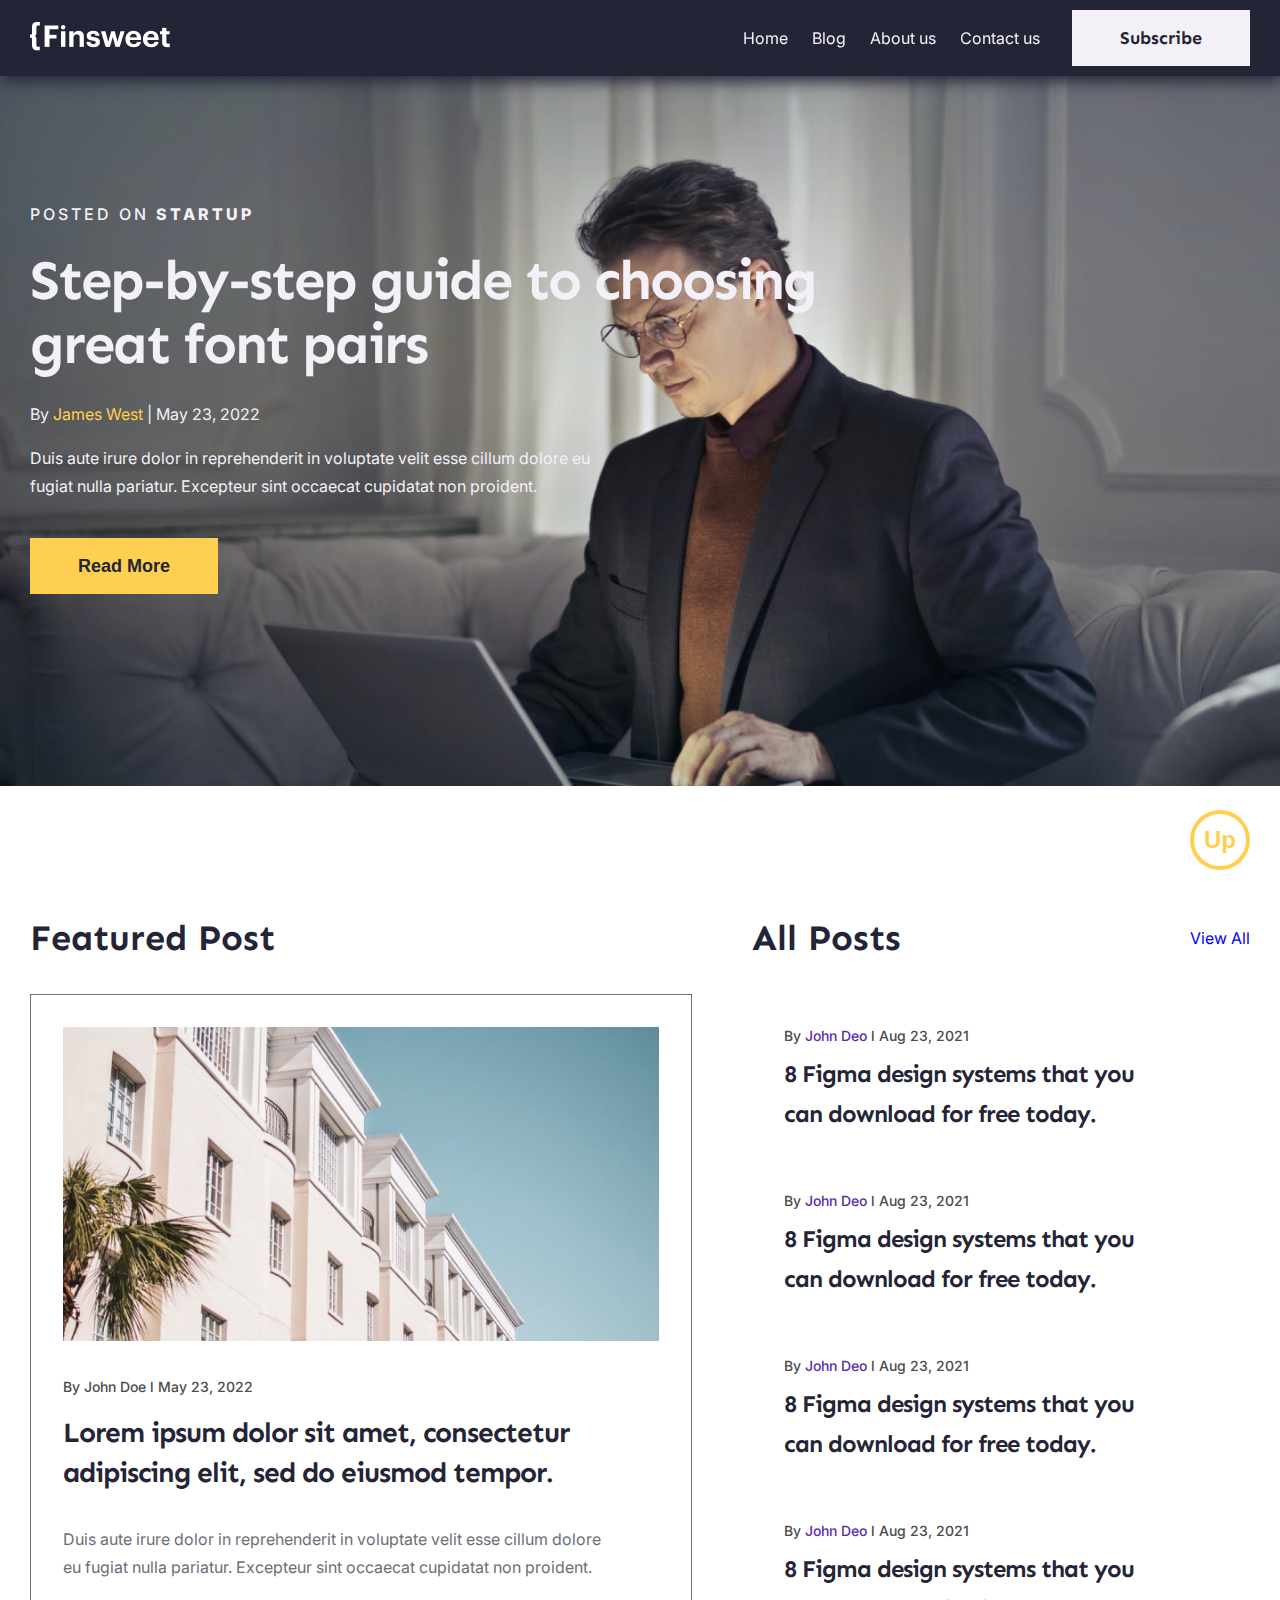
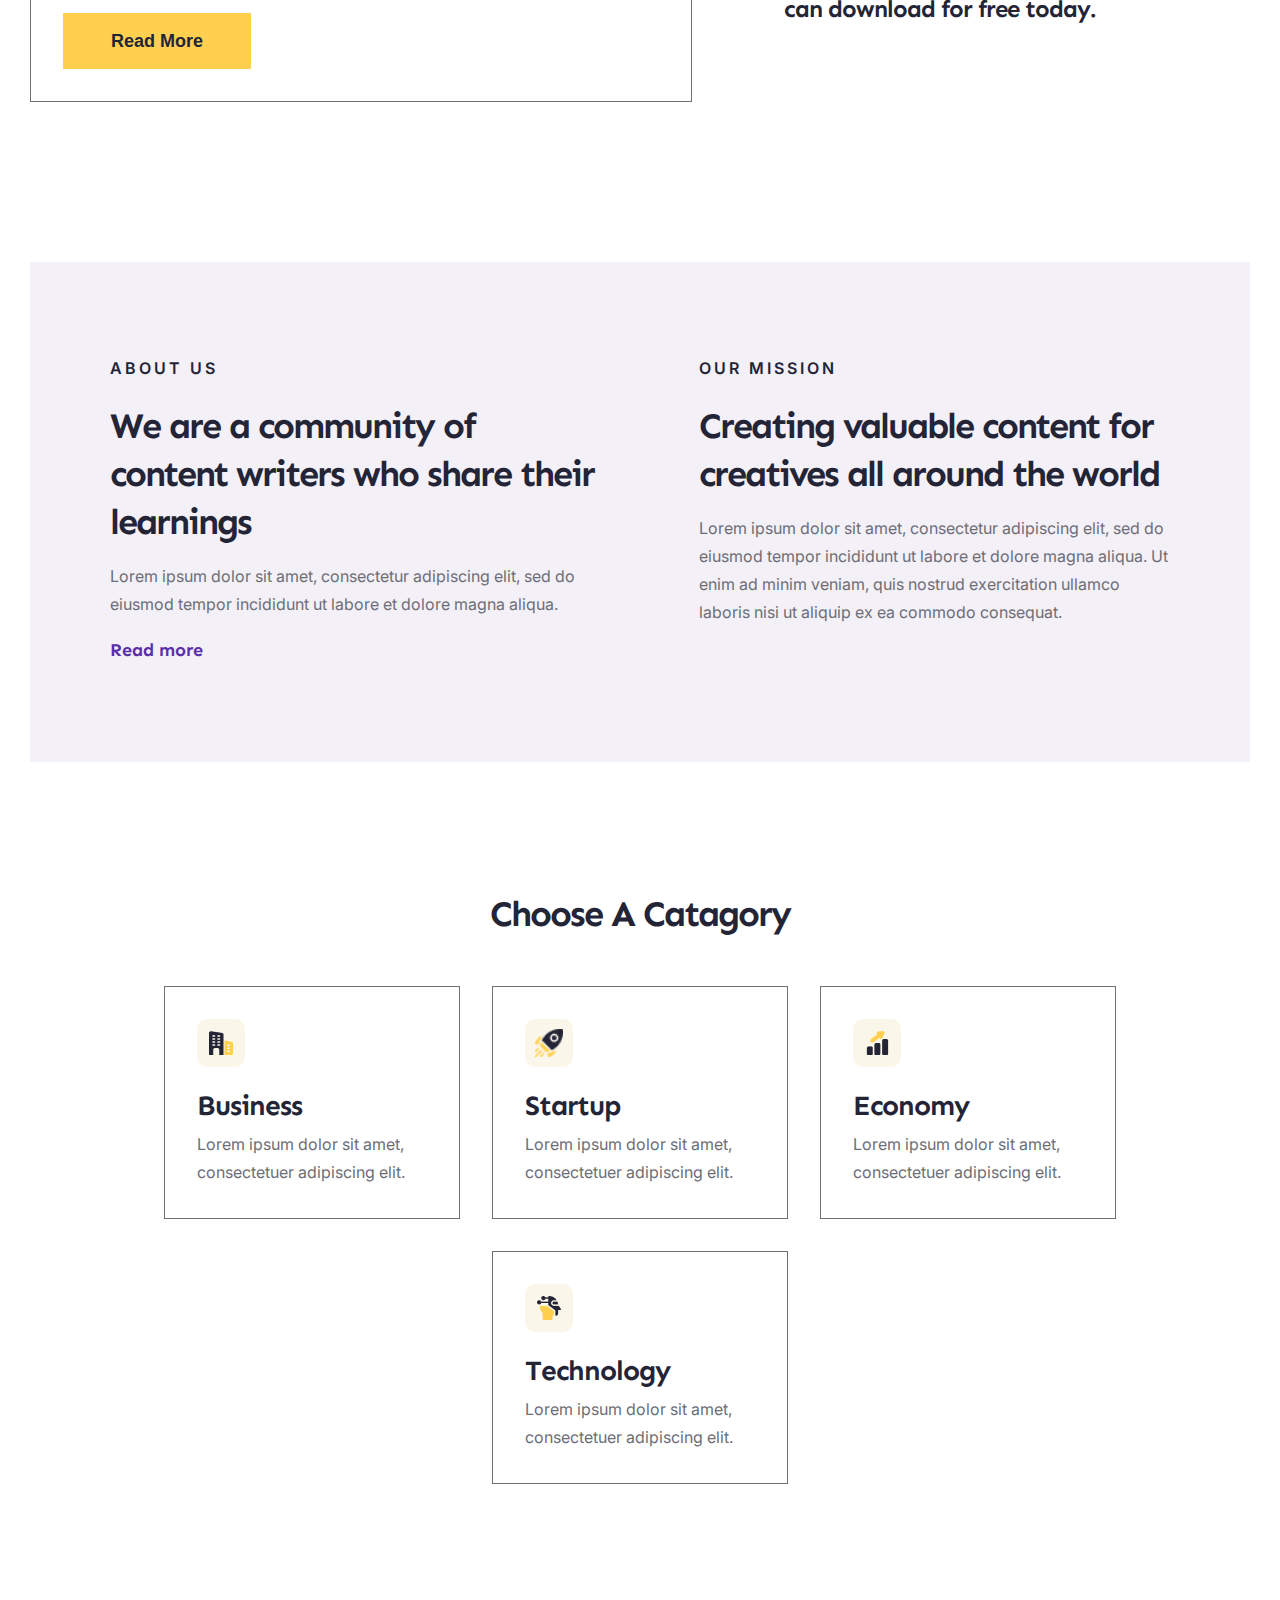
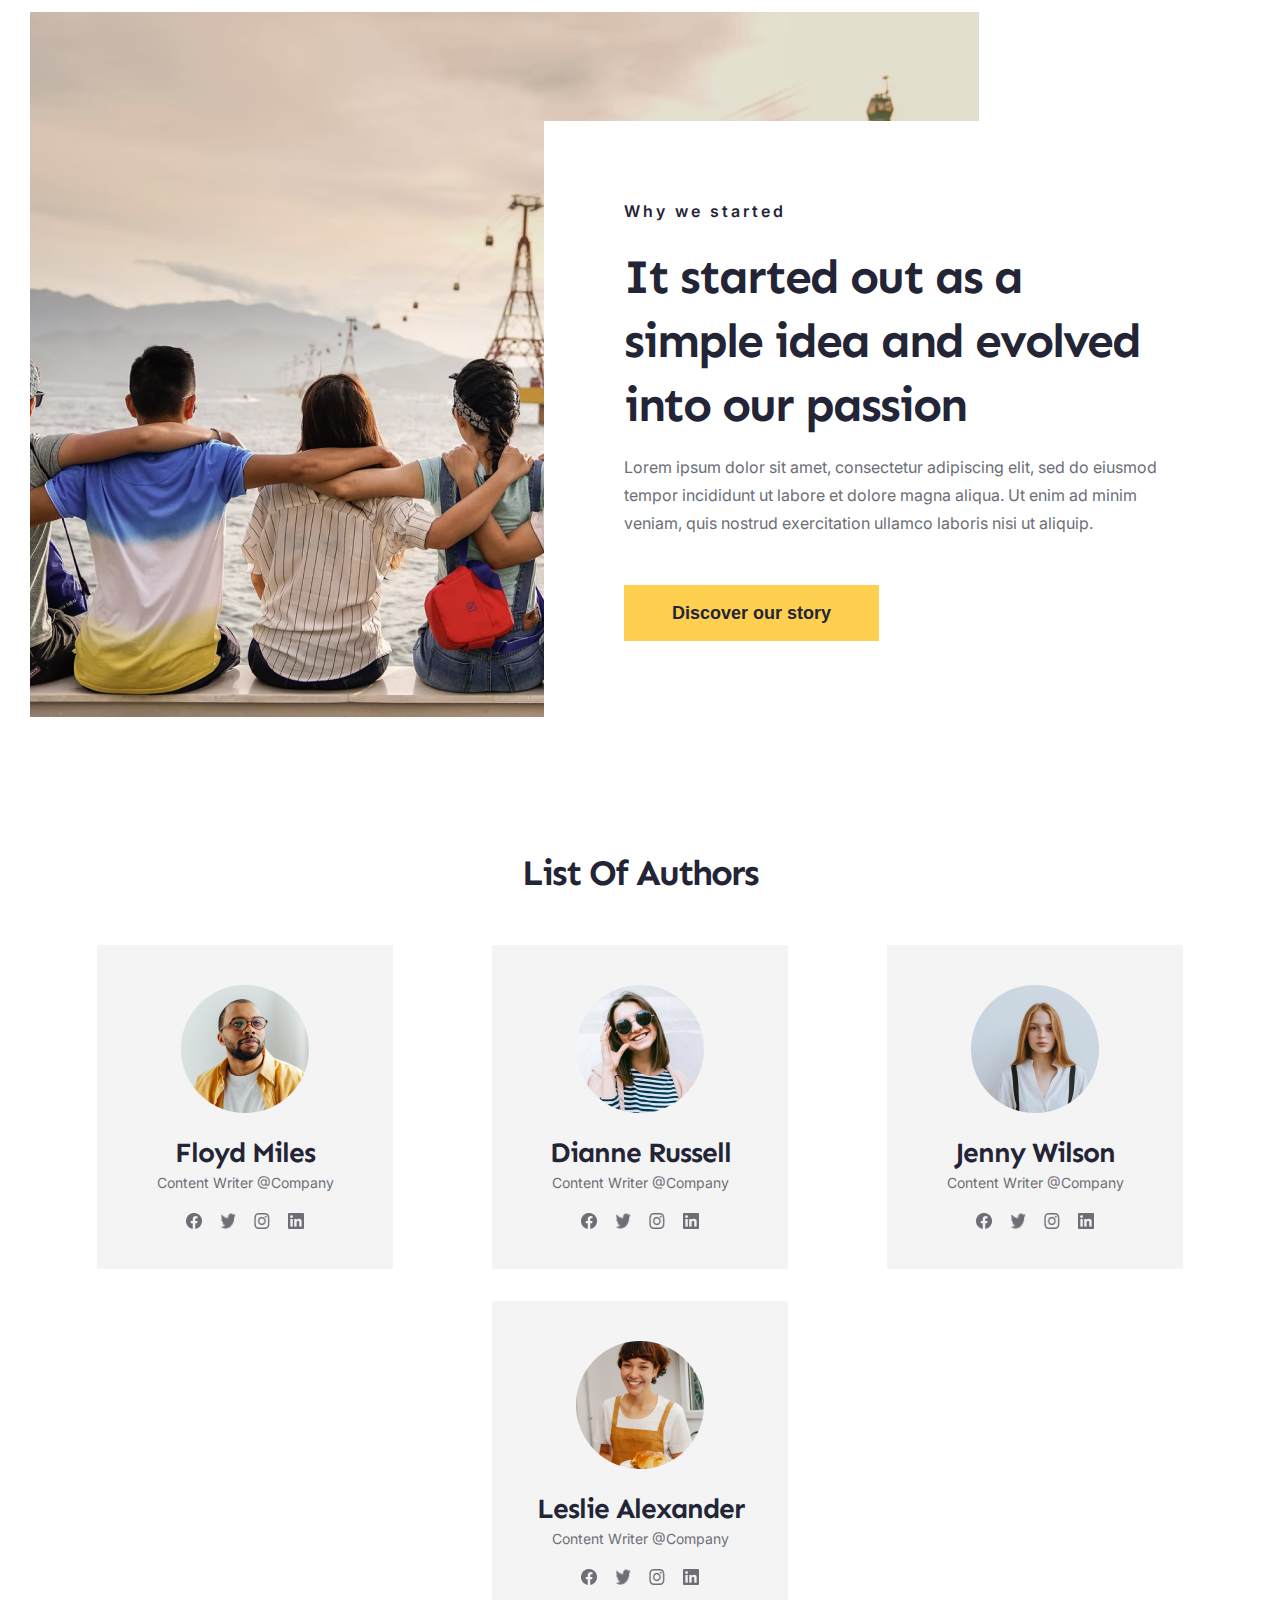
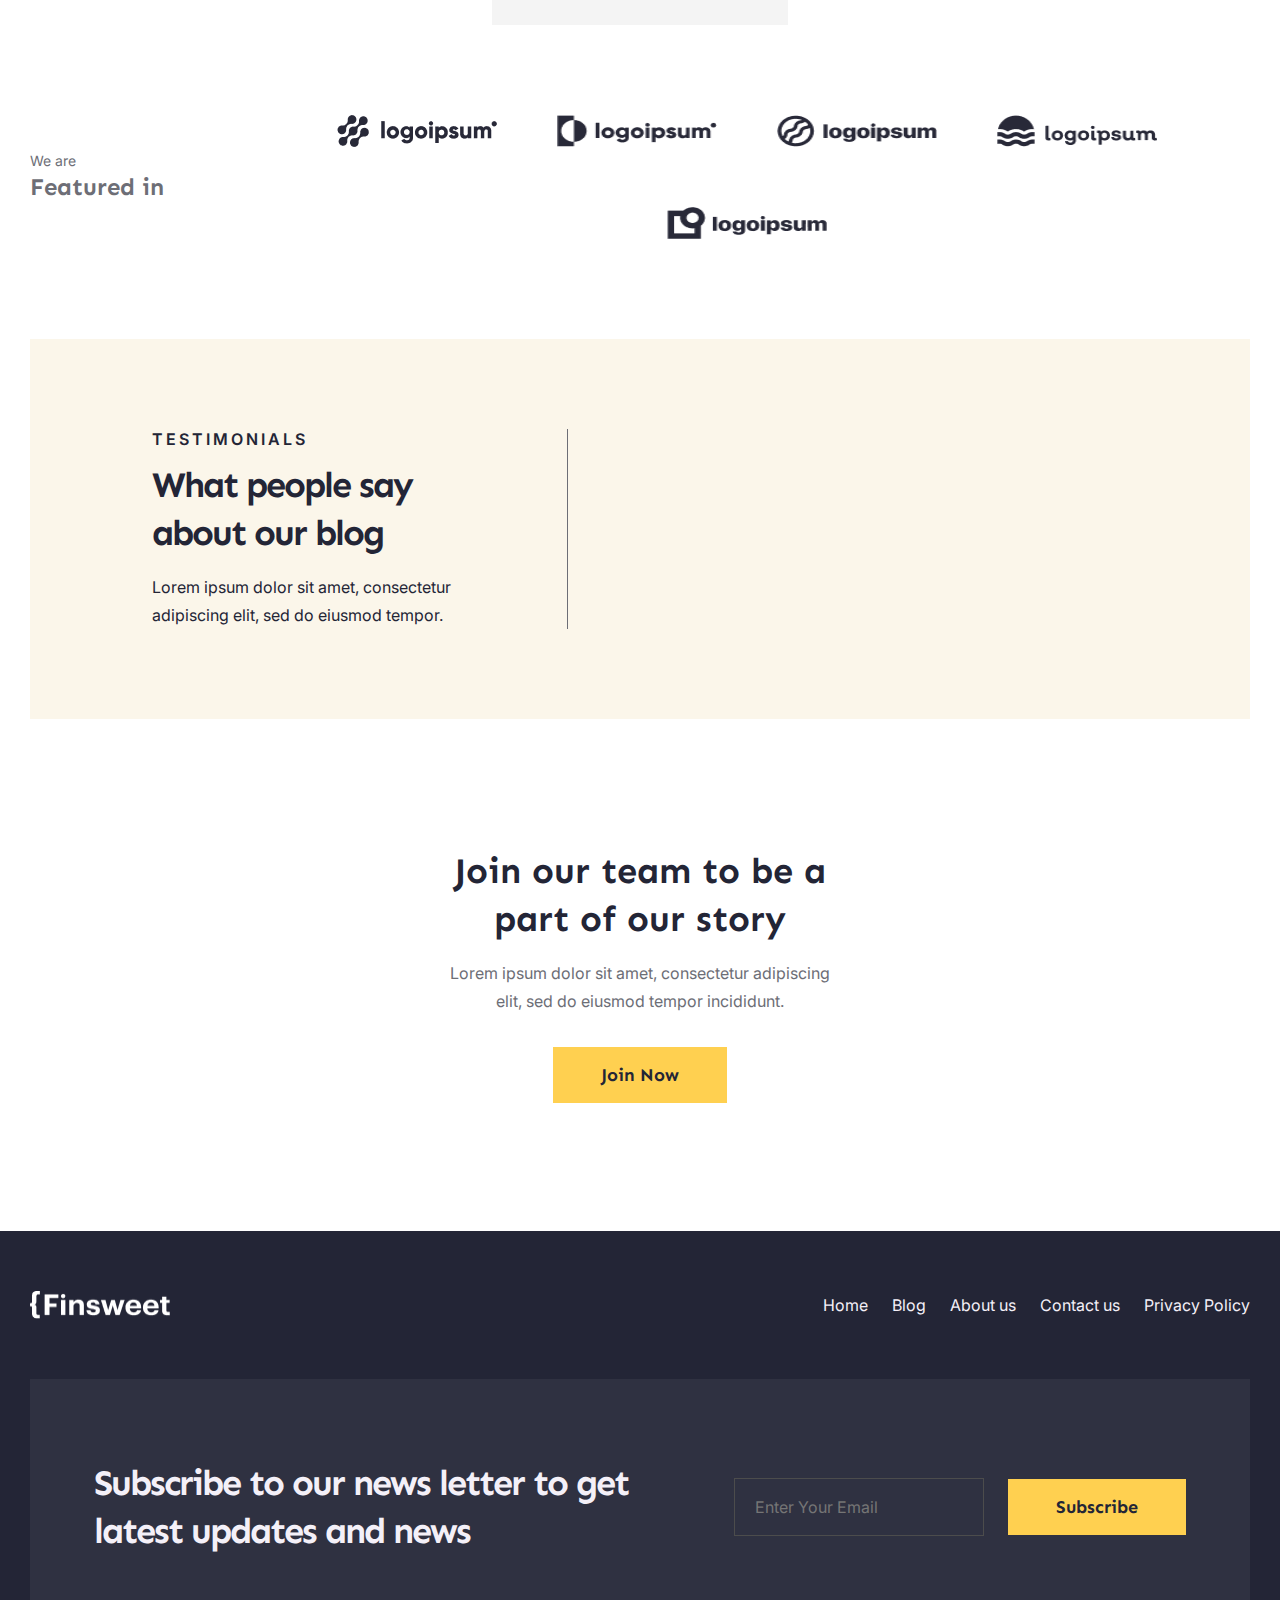
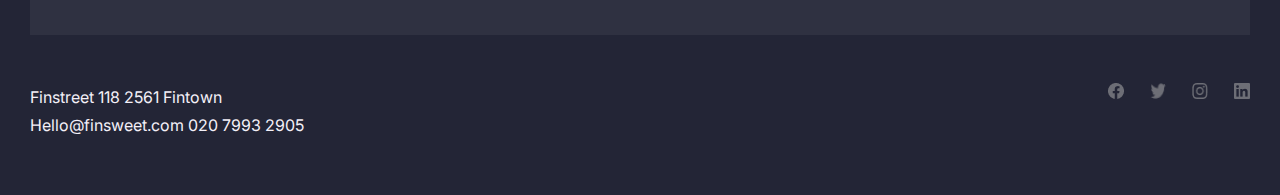
<file: index.html>
<!DOCTYPE html>
<html lang="en">
  <head>
    <meta charset="UTF-8" />
    <meta http-equiv="X-UA-Compatible" content="IE=edge" />
    <meta name="viewport" content="width=device-width, initial-scale=1.0" />
    <title>Finsweet</title>
    <link rel="stylesheet" href="./css/common.css" />
    <link
      rel="stylesheet"
      href="https://unicons.iconscout.com/release/v4.0.0/css/line.css"
    />
    <link
      rel="stylesheet"
      href="https://cdnjs.cloudflare.com/ajax/libs/OwlCarousel2/2.3.4/assets/owl.carousel.min.css"
      integrity="sha512-tS3S5qG0BlhnQROyJXvNjeEM4UpMXHrQfTGmbQ1gKmelCxlSEBUaxhRBj/EFTzpbP4RVSrpEikbmdJobCvhE3g=="
      crossorigin="anonymous"
      referrerpolicy="no-referrer"
    />
    <link
      rel="stylesheet"
      href="https://cdnjs.cloudflare.com/ajax/libs/OwlCarousel2/2.3.4/assets/owl.theme.default.min.css"
      integrity="sha512-sMXtMNL1zRzolHYKEujM2AqCLUR9F2C4/05cdbxjjLSRvMQIciEPCQZo++nk7go3BtSuK9kfa/s+a4f4i5pLkw=="
      crossorigin="anonymous"
      referrerpolicy="no-referrer"
    />
  </head>
  <body>
    <button id="backtop" style="opacity: 1">
      <a href="#">Up</a>
    </button>
    <nav id="navbar" class="navbarshrink">
      <div class="container navcontainer">
        <div class="navlogo">
          <img src="./images/Logo.png" alt="" />
        </div>
        <div class="hamburger">
          <i class="uil uil-bars" onclick="openNavbar()"></i>
        </div>
        <div class="navlinks">
          <a href="index.html">Home</a>
          <a href="blog.html">Blog</a>
          <a href="about.html">About us</a>
          <a href="contact.html">Contact us</a>
          <button class="navbutton">Subscribe</button>
        </div>
        <div id="navbar-responsive">
          <i
            id="navbar-close"
            class="uil uil-multiply"
            onclick="closeNavbar()"
          ></i>
          <div class="hamcontent">
            <a href="index.html">Home</a>
            <a href="blog.html">Blog</a>
            <a href="about.html">About us</a>
            <a href="contact.html">Contact us</a>
          </div>
        </div>
      </div>
    </nav>
    <header>
      <div class="container">
        <section class="headercontent">
          <h2>Posted on <span>startup</span></h2>
          <h1>Step-by-step guide to choosing great font pairs</h1>
          <p>By <span>James West</span> | May 23, 2022</p>
          <p>
            Duis aute irure dolor in reprehenderit in voluptate velit esse
            cillum dolore eu fugiat nulla pariatur. Excepteur sint occaecat
            cupidatat non proident.
          </p>
          <button>
            <a href="blogpost.html">
              Read More <i class="uil uil-angle-right-b"></i
            ></a>
          </button>
        </section>
      </div>
    </header>
    <main>
      <div class="container">
        <section class="featured-post">
          <div class="featured-post-left">
            <h1>Featured Post</h1>
            <div class="postcard">
              <img src="./images/home/postimg.png" alt="" />
              <p>By John Doe l May 23, 2022</p>
              <h1>
                Lorem ipsum dolor sit amet, consectetur adipiscing elit, sed do
                eiusmod tempor.
              </h1>
              <h2>
                Duis aute irure dolor in reprehenderit in voluptate velit esse
                cillum dolore eu fugiat nulla pariatur. Excepteur sint occaecat
                cupidatat non proident.
              </h2>
              <button>
                <a href="blogpost.html"
                  >Read More <i class="uil uil-angle-right-b"></i
                ></a>
              </button>
            </div>
          </div>
          <div class="featured-post-right">
            <div class="featured-post-right-top">
              <h1>All Posts</h1>
              <a href="blogpost.html">View All</a>
            </div>
            <div class="featured-post-cards">
              <div class="featured-postcard">
                <p>By <span>John Deo</span> l Aug 23, 2021</p>
                <h1>
                  8 Figma design systems that you can download for free today.
                </h1>
              </div>
              <div class="featured-postcard">
                <p>By <span>John Deo</span> l Aug 23, 2021</p>
                <h1>
                  8 Figma design systems that you can download for free today.
                </h1>
              </div>
              <div class="featured-postcard">
                <p>By <span>John Deo</span> l Aug 23, 2021</p>
                <h1>
                  8 Figma design systems that you can download for free today.
                </h1>
              </div>
              <div class="featured-postcard">
                <p>By <span>John Deo</span> l Aug 23, 2021</p>
                <h1>
                  8 Figma design systems that you can download for free today.
                </h1>
              </div>
            </div>
          </div>
        </section>
        <section class="home-about-section">
          <div class="home-about-section-side">
            <h2>About Us</h2>
            <h1>
              We are a community of content writers who share their learnings
            </h1>
            <p>
              Lorem ipsum dolor sit amet, consectetur adipiscing elit, sed do
              eiusmod tempor incididunt ut labore et dolore magna aliqua.
            </p>
            <a href="about.html"
              >Read more <i class="uil uil-angle-right-b"></i
            ></a>
          </div>
          <div class="home-about-section-side">
            <h2>Our Mission</h2>
            <h1>
              Creating valuable content for creatives all around the world
            </h1>
            <p>
              Lorem ipsum dolor sit amet, consectetur adipiscing elit, sed do
              eiusmod tempor incididunt ut labore et dolore magna aliqua. Ut
              enim ad minim veniam, quis nostrud exercitation ullamco laboris
              nisi ut aliquip ex ea commodo consequat.
            </p>
          </div>
        </section>
        <section class="home-category">
          <h1>Choose A Catagory</h1>
          <div class="home-categories">
            <div class="home-category-card">
              <img src="./images/home/i1.png" alt="" />
              <h1>Business</h1>
              <p>Lorem ipsum dolor sit amet, consectetuer adipiscing elit.</p>
            </div>
            <div class="home-category-card">
              <img src="./images/home/i2.png" alt="" />
              <h1>Startup</h1>
              <p>Lorem ipsum dolor sit amet, consectetuer adipiscing elit.</p>
            </div>
            <div class="home-category-card">
              <img src="./images/home/i3.png" alt="" />
              <h1>Economy</h1>
              <p>Lorem ipsum dolor sit amet, consectetuer adipiscing elit.</p>
            </div>
            <div class="home-category-card">
              <img src="./images/home/i4.png" alt="" />
              <h1>Technology</h1>
              <p>Lorem ipsum dolor sit amet, consectetuer adipiscing elit.</p>
            </div>
          </div>
        </section>
        <section class="home-discover-story">
          <img src="images/home/bgimg2.png" alt="" />
          <div class="home-discover-story-card">
            <h2>Why we started</h2>
            <h1>
              It started out as a simple idea and evolved into our passion
            </h1>
            <p>
              Lorem ipsum dolor sit amet, consectetur adipiscing elit, sed do
              eiusmod tempor incididunt ut labore et dolore magna aliqua. Ut
              enim ad minim veniam, quis nostrud exercitation ullamco laboris
              nisi ut aliquip.
            </p>
            <button>
              <a href="about.html"
                >Discover our story <i class="uil uil-angle-right-b"></i
              ></a>
            </button>
          </div>
        </section>
        <section class="home-authors">
          <h1>List Of Authors</h1>
          <div class="home-authors-cards">
            <div class="home-authors-card">
              <img src="images/home/a1.png" alt="" />
              <h1><a href="author.html">Floyd Miles</a></h1>
              <p>Content Writer @Company</p>
              <div class="home-authors-card-links">
                <a href="https://www.facebook.com/"
                  ><img src="./images/facebook.png" alt=""
                /></a>
                <a href="https://www.twitter.com/"
                  ><img src="./images/twitter.png" alt=""
                /></a>
                <a href="https://www.instagram.com/"
                  ><img src="./images/instagram.png" alt=""
                /></a>
                <a href="https://www.linkedin.com/"
                  ><img src="./images/linkedin.png" alt=""
                /></a>
              </div>
            </div>
            <div class="home-authors-card">
              <img src="images/home/a2.png" alt="" />
              <h1><a href="author.html">Dianne Russell</a></h1>
              <p>Content Writer @Company</p>
              <div class="home-authors-card-links">
                <a href="https://www.facebook.com/"
                  ><img src="./images/facebook.png" alt=""
                /></a>
                <a href="https://www.twitter.com/"
                  ><img src="./images/twitter.png" alt=""
                /></a>
                <a href="https://www.instagram.com/"
                  ><img src="./images/instagram.png" alt=""
                /></a>
                <a href="https://www.linkedin.com/"
                  ><img src="./images/linkedin.png" alt=""
                /></a>
              </div>
            </div>
            <div class="home-authors-card">
              <img src="images/home/a3.png" alt="" />
              <h1><a href="author.html">Jenny Wilson</a></h1>
              <p>Content Writer @Company</p>
              <div class="home-authors-card-links">
                <a href="https://www.facebook.com/"
                  ><img src="./images/facebook.png" alt=""
                /></a>
                <a href="https://www.twitter.com/"
                  ><img src="./images/twitter.png" alt=""
                /></a>
                <a href="https://www.instagram.com/"
                  ><img src="./images/instagram.png" alt=""
                /></a>
                <a href="https://www.linkedin.com/"
                  ><img src="./images/linkedin.png" alt=""
                /></a>
              </div>
            </div>
            <div class="home-authors-card">
              <img src="images/home/a4.png" alt="" />
              <h1><a href="author.html">Leslie Alexander</a></h1>
              <p>Content Writer @Company</p>
              <div class="home-authors-card-links">
                <a href="https://www.facebook.com/"
                  ><img src="./images/facebook.png" alt=""
                /></a>
                <a href="https://www.twitter.com/"
                  ><img src="./images/twitter.png" alt=""
                /></a>
                <a href="https://www.instagram.com/"
                  ><img src="./images/instagram.png" alt=""
                /></a>
                <a href="https://www.linkedin.com/"
                  ><img src="./images/linkedin.png" alt=""
                /></a>
              </div>
            </div>
          </div>
          <div class="home-authors-logos">
            <div class="home-authors-logos-left">
              <p>We are</p>
              <h2>Featured in</h2>
            </div>
            <div class="home-authors-logo">
              <img src="images/home/Logo 1.png" alt="" />
              <img src="images/home/Logo 2.png" alt="" />
              <img src="images/home/Logo 3.png" alt="" />
              <img src="images/home/Logo 4.png" alt="" />
              <img src="images/home/Logo 5.png" alt="" />
            </div>
          </div>
        </section>
        <section>
          <div class="home-carousel-section">
            <div class="home-carousel-left">
              <h2>TESTIMONIALS</h2>
              <h1>What people say about our blog</h1>
              <p>
                Lorem ipsum dolor sit amet, consectetur adipiscing elit, sed do
                eiusmod tempor.
              </p>
            </div>
            <div class="home-carousel-right">
              <div class="owl-carousel">
                <div>
                  <h2>
                    Lorem ipsum dolor sit amet, consectetur adipiscing elit, sed
                    do eiusmod tempor incididunt ut labore et dolore magna
                    aliqua.
                  </h2>
                  <div class="carousel-user">
                    <img src="images/home/carouselimg.png" alt="" />
                    <div class="carousel-username">
                      <h1>Jonathan Vallem</h1>
                      <p>New york, USA</p>
                    </div>
                  </div>
                </div>
                <div>
                  <h2>
                    Lorem ipsum dolor sit amet, consectetur adipiscing elit, sed
                    do eiusmod tempor incididunt ut labore et dolore magna
                    aliqua.
                  </h2>
                  <div class="carousel-user">
                    <img src="images/home/a3.png" alt="" />
                    <div class="carousel-username">
                      <h1>Jenny Wilson</h1>
                      <p>Paris, France</p>
                    </div>
                  </div>
                </div>
              </div>
            </div>
          </div>
        </section>
        <section class="home-join-section">
          <h1>Join our team to be a part of our story</h1>
          <p>
            Lorem ipsum dolor sit amet, consectetur adipiscing elit, sed do
            eiusmod tempor incididunt.
          </p>
          <button><a href="contact.html">Join Now</a></button>
        </section>
      </div>
    </main>
    <footer>
      <div class="container">
        <div class="footertop">
          <img src="./images/Logo.png" alt="" />
          <div class="footerlinks">
            <a href="index.html">Home</a>
            <a href="blog.html">Blog</a>
            <a href="about.html">About us</a>
            <a href="contact.html">Contact us</a>
            <a href="policy.html">Privacy Policy</a>
          </div>
        </div>
        <div class="footer-subscribe">
          <h2>Subscribe to our news letter to get latest updates and news</h2>
          <form class="footer-form">
            <input type="email" placeholder="Enter Your Email" />
            <button type="submit">Subscribe</button>
          </form>
        </div>
        <div class="footer-bottom">
          <div class="footer-bottom-left">
            <p>Finstreet 118 2561 Fintown</p>
            <p>Hello@finsweet.com 020 7993 2905</p>
          </div>
          <div class="footer-bottom-right">
            <a href="https://www.facebook.com/"
              ><img src="./images/facebook.png" alt=""
            /></a>
            <a href="https://www.twitter.com/"
              ><img src="./images/twitter.png" alt=""
            /></a>
            <a href="https://www.instagram.com/"
              ><img src="./images/instagram.png" alt=""
            /></a>
            <a href="https://www.linkedin.com/"
              ><img src="./images/linkedin.png" alt=""
            /></a>
          </div>
        </div>
      </div>
    </footer>
    <script
      src="https://cdnjs.cloudflare.com/ajax/libs/jquery/3.6.3/jquery.min.js"
      integrity="sha512-STof4xm1wgkfm7heWqFJVn58Hm3EtS31XFaagaa8VMReCXAkQnJZ+jEy8PCC/iT18dFy95WcExNHFTqLyp72eQ=="
      crossorigin="anonymous"
      referrerpolicy="no-referrer"
    ></script>
    <script
      src="https://cdnjs.cloudflare.com/ajax/libs/OwlCarousel2/2.3.4/owl.carousel.min.js"
      integrity="sha512-bPs7Ae6pVvhOSiIcyUClR7/q2OAsRiovw4vAkX+zJbw3ShAeeqezq50RIIcIURq7Oa20rW2n2q+fyXBNcU9lrw=="
      crossorigin="anonymous"
      referrerpolicy="no-referrer"
    ></script>
    <script src="./js/main.js"></script>
    <script>
      $(document).ready(function () {
        $(".owl-carousel").owlCarousel({
          loop: true,
          margin: 10,
          nav: true,
          items: 1,
          responsive: {
            800: {
              items: 1,
            },
            1250: {
              items: 1,
            },
          },
        });
      });
    </script>
  </body>
</html>
</file>
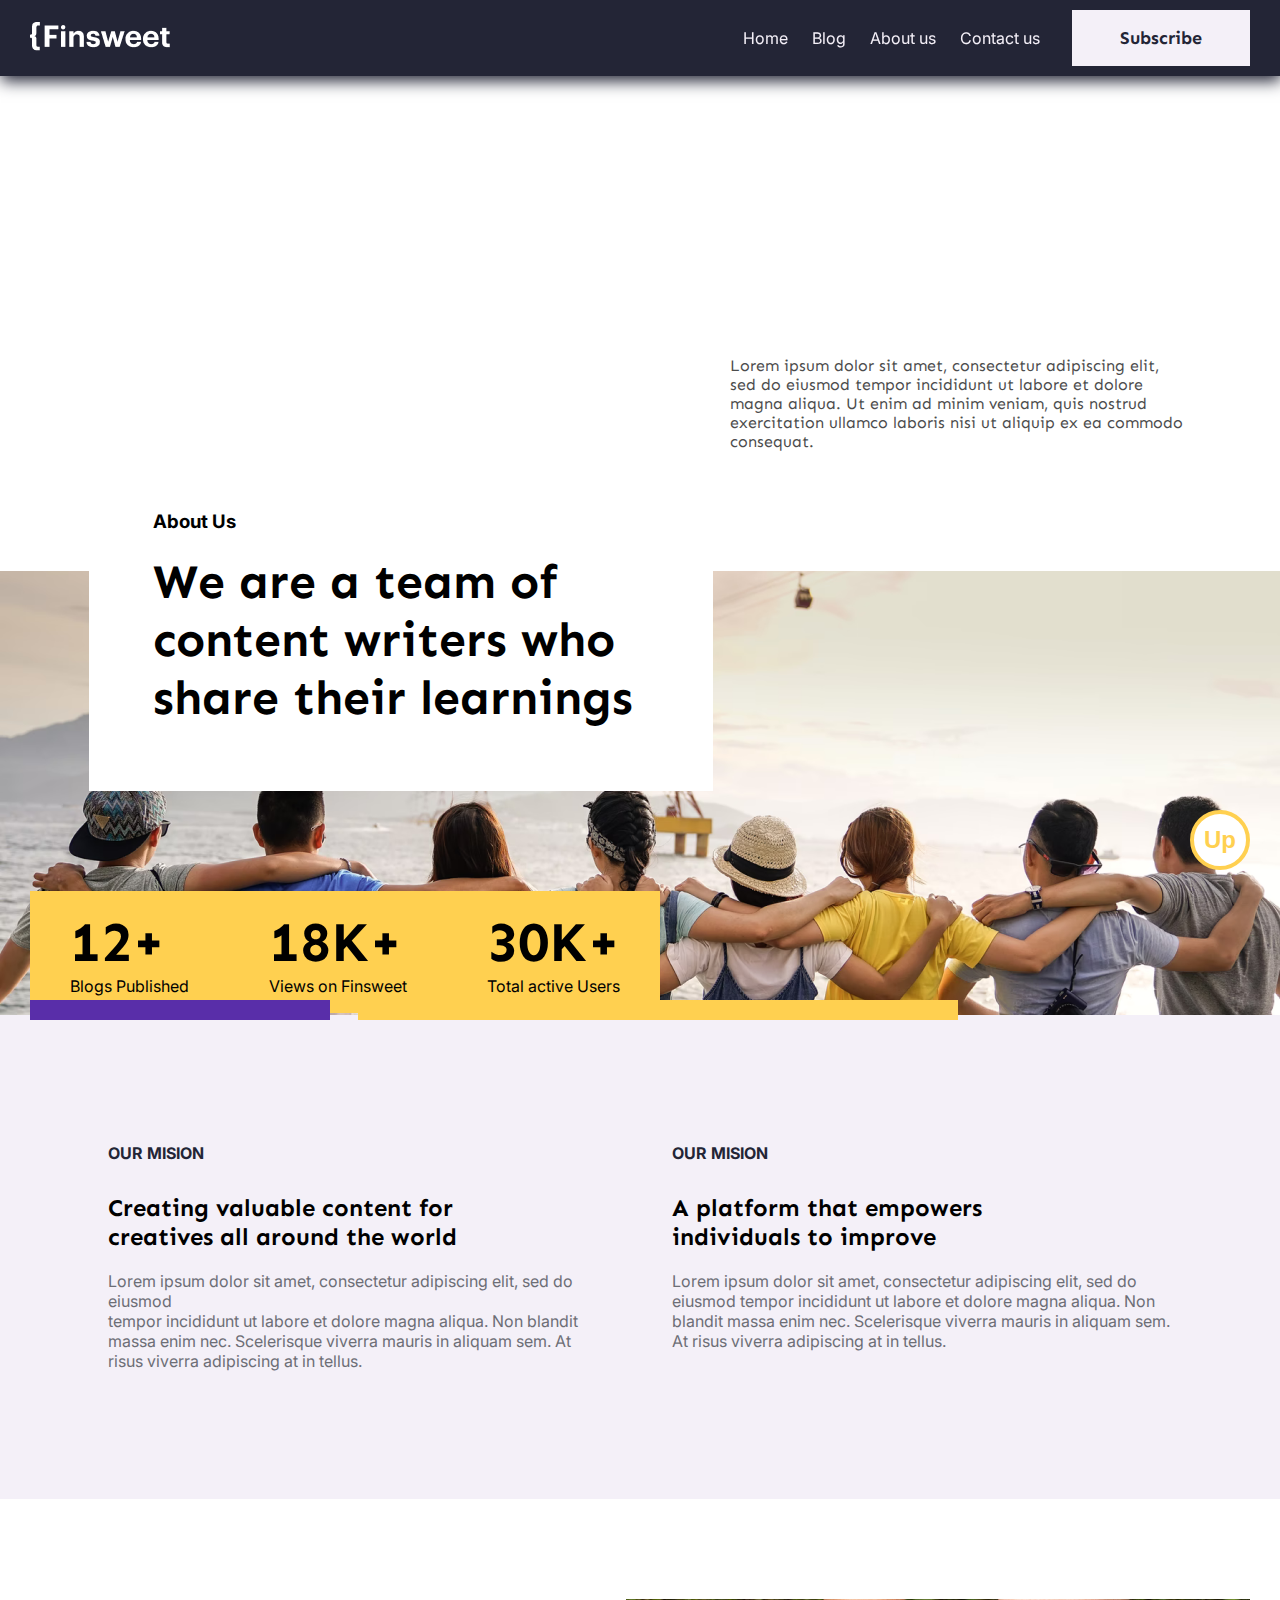
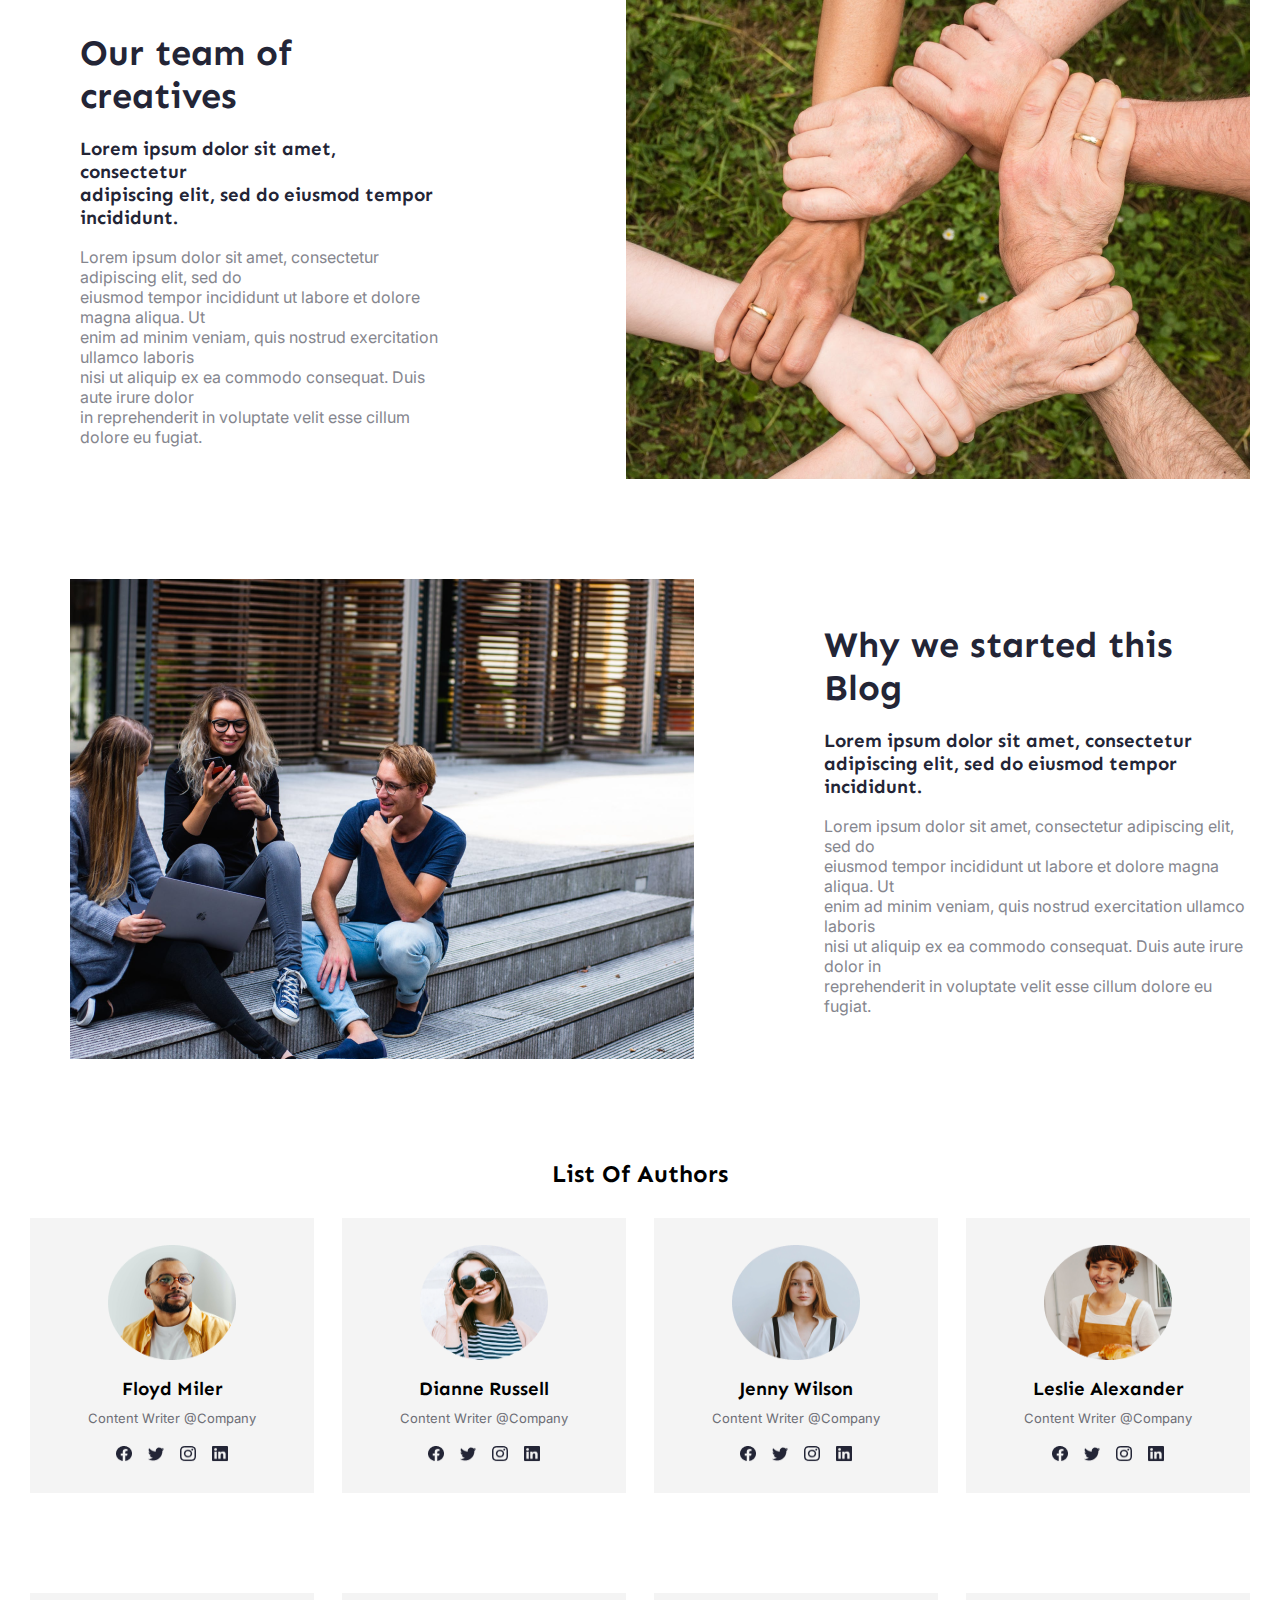
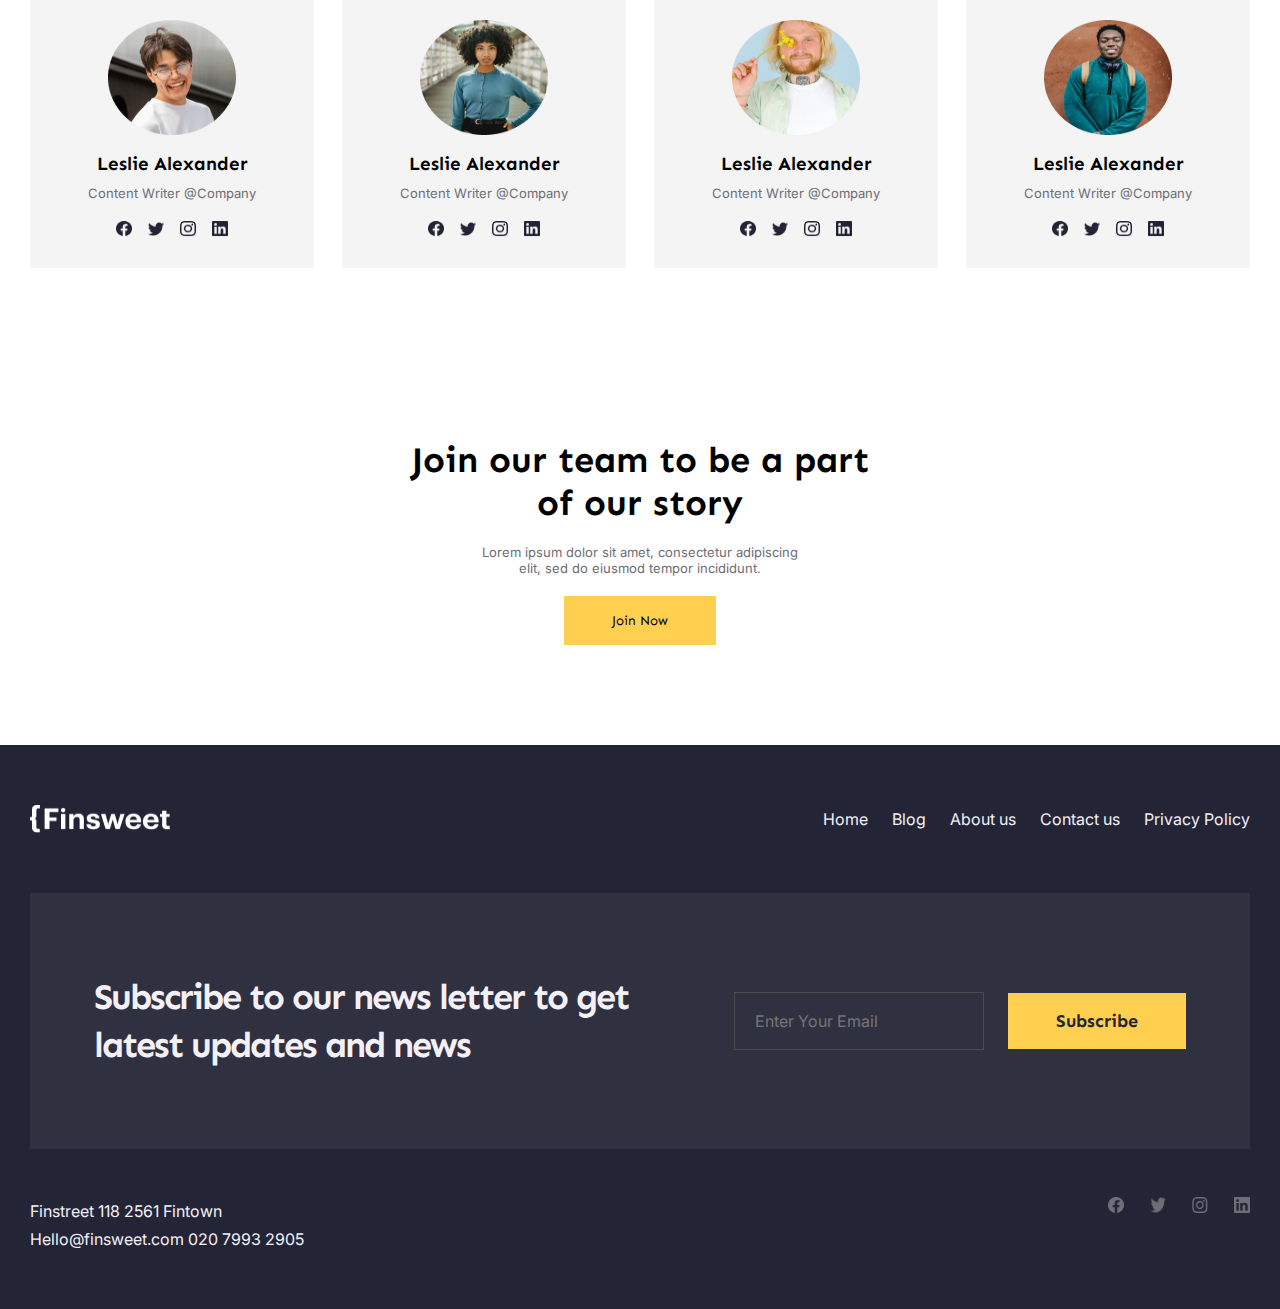
<file: about.html>
<!DOCTYPE html>
<html lang="en">
<head>
    <meta charset="UTF-8">
    <meta http-equiv="X-UA-Compatible" content="IE=edge">
    <meta name="viewport" content="width=device-width, initial-scale=1.0">
    <title>About Us</title>
    <link rel="stylesheet" href="./css/about.css">
    <link rel="stylesheet" href="https://unicons.iconscout.com/release/v4.0.0/css/line.css">
    <link rel="stylesheet" href="https://cdnjs.cloudflare.com/ajax/libs/OwlCarousel2/2.3.4/assets/owl.carousel.min.css" integrity="sha512-tS3S5qG0BlhnQROyJXvNjeEM4UpMXHrQfTGmbQ1gKmelCxlSEBUaxhRBj/EFTzpbP4RVSrpEikbmdJobCvhE3g==" crossorigin="anonymous" referrerpolicy="no-referrer" />
	<link rel="stylesheet" href="https://cdnjs.cloudflare.com/ajax/libs/OwlCarousel2/2.3.4/assets/owl.theme.default.min.css" integrity="sha512-sMXtMNL1zRzolHYKEujM2AqCLUR9F2C4/05cdbxjjLSRvMQIciEPCQZo++nk7go3BtSuK9kfa/s+a4f4i5pLkw==" crossorigin="anonymous" referrerpolicy="no-referrer" />
</head>
<body>
    <button id="backtop" style="opacity: 1;">
        <a href="#">Up</a>
      </button>
    <header>
        <nav id="navbar" class="navbarshrink">
            <div class="container navcontainer">
              <div class="navlogo">
                <img src="./images/Logo.png" alt="">
              </div>
              <div class="hamburger">
                <i class="uil uil-bars" onclick="openNavbar()"></i>
              </div>
              <div class="navlinks">
                <a href="index.html">Home</a>
                <a href="blog.html">Blog</a>
                <a href="about.html">About us</a>
                <a href="contact.html">Contact us</a>
                <button class="navbutton">Subscribe</button>
              </div>
              <div id="navbar-responsive" class="overlay">
                <i id="navbar-close" class="uil uil-multiply" onclick="closeNavbar()"></i>
                <div class="hamcontent">
                  <a href="#">Home</a>
                  <a href="blog.html">Blog</a>
                  <a href="about.html">About us</a>
                  <a href="contact.html">Contact us</a>
                </div>
              </div>
            </div>
          </nav>
        </header>
      



        <main>
            <section class="container home-section">
                <div class="home-container">
                    <div class="card-home">
                        <h3 >
                            About Us
                        </h3>
                        <h2>
                            We are a team of content writers who share their learnings
                        </h2>
                    </div>
                    <div class="home-p">
                        <p>Lorem ipsum dolor sit amet, consectetur adipiscing elit, sed do eiusmod tempor incididunt ut labore et dolore magna aliqua. Ut enim ad minim veniam, quis nostrud exercitation ullamco laboris nisi ut aliquip ex ea commodo consequat.</p>
                    </div>
                </div>
            </section>
            

            <section class="container overview-section">
                   <div class="over-card">
                    <div class="over-container">
                      <div class="over-text-1">
                        <h2>12+</h2>
                        <p>Blogs Published</p>
                      </div>
                      <div class="over-text-1">
                        <h2>18K+</h2>
                        <p>Views on Finsweet</p>
                      </div>
                      <div class="over-text-1">
                        <h2>30K+</h2>
                        <p>Total active Users</p>
                      </div>
                    </div>
                    <hr class="line-1"></hr>
                    <hr class="line-2"></hr>
                   </div>
            </section>

            <section class="container mision-section">
                  <div class="mision-left">
                    <h4>OUR MISION</h4>
                    <h2>Creating valuable content for <br>
                         creatives all around the world</h2>
                    <p>Lorem ipsum dolor sit amet, consectetur adipiscing elit, sed do eiusmod <br>
                         tempor incididunt ut labore et dolore magna aliqua. Non 
                          blandit massa enim nec. Scelerisque viverra mauris in aliquam sem.
                           At risus viverra adipiscing at in tellus.</p>
                  </div>
                  <div class="mision-right">
                    <h4>OUR MISION</h4>
                    <h2>A platform that empowers <br>
                         individuals to improve</h2>
                    <p>Lorem ipsum dolor sit amet, consectetur adipiscing elit, sed do <br>
                         eiusmod tempor incididunt ut labore et dolore magna aliqua. Non 
                          blandit massa enim nec. Scelerisque viverra mauris in aliquam sem. 
                           At risus viverra adipiscing at in tellus.</p>
                  </div>
            </section>

            <section class="container history-section">
                <div class="history-card-1">
                    <div class="history-text-1">
                        <h2>Our team of creatives</h2>
                        <h3>Lorem ipsum dolor sit amet, consectetur <br>
                             adipiscing elit, sed do eiusmod tempor <br>
                              incididunt.</h3>
                        <p>Lorem ipsum dolor sit amet, consectetur adipiscing elit, sed do <br>
                             eiusmod tempor incididunt ut labore et dolore magna aliqua. Ut <br>
                              enim ad minim veniam, quis nostrud exercitation ullamco laboris <br>
                               nisi ut aliquip ex ea commodo consequat. Duis aute irure dolor <br>
                                in reprehenderit in voluptate velit esse cillum dolore eu fugiat.</p>
                    </div>
                    <img class="img-1" src="./images/home/blog-2/https_/www.pexels.com/photo/ground-group-growth-hands-461049.png"  alt="">
                </div>
                <div class="history-card-1">
                    <img class="img-2" src="./images/home/blog-3/https_/www.pexels.com/photo/three-persons-sitting-on-the-stairs-talking-with-each-other-1438072.png" width="200px" alt="">
                    <div class="history-text-2">
                        <h2>Why we started this Blog</h2>
                        <h3>Lorem ipsum dolor sit amet, consectetur <br>
                             adipiscing elit, sed do eiusmod tempor <br>
                              incididunt.</h3>
                        <p>Lorem ipsum dolor sit amet, consectetur adipiscing elit, sed do <br>
                             eiusmod tempor incididunt ut labore et dolore magna aliqua. Ut <br>
                              enim ad minim veniam, quis nostrud exercitation ullamco laboris <br>
                               nisi ut aliquip ex ea commodo consequat. Duis aute irure dolor in <br>
                                reprehenderit in voluptate velit esse cillum dolore eu fugiat.</p>
                    </div>
                </div>
            </section>



            <section class="container authors-section">
                  <h2>List Of Authors</h2>
                  <div class="line1-container">
                    <div class="card-authors-1">
                        <img class="img-3" src=  "./images/home/icon-1/https_/www.pexels.com/photo/man-in-yellow-button-up-shirt-wearing-black-framed-eyeglasses-7562313.png"  alt="">
                        <h3>Floyd Miler</h3>
                        <p>Content Writer @Company</p>
                        <img class="img-4" src="./images/home/icon-9.png" alt="">
                    </div>
                    <div class="card-authors-2">
                        <img class="img-3" src="./images/home/icon-2/https_/www.pexels.com/photo/woman-in-white-and-black-striped-shirt-wearing-black-sunglasses-3671083.png" alt="">
                        <h3>Dianne Russell</h3>
                        <p>Content Writer @Company</p>
                        <img class="img-4" src="./images/home/icon-9.png" width="112" height="16" alt="">
                    </div>
                    <div class="card-authors-3">
                        <img class="img-3" src="./images/home/icon-3/https_/www.pexels.com/photo/fashion-woman-cute-shoes-5704849.png" alt="">
                        <h3>Jenny Wilson</h3>
                        <p>Content Writer @Company</p>
                        <img class="img-4" src="./images/home/icon-9.png" width="112" height="16" alt="">
                    </div>
                    <div class="card-authors-4">
                        <img class="img-3" src="./images/home/icon-4/https_/www.pexels.com/photo/content-baker-with-delicious-puff-in-cafeteria-6205509.png" alt="">
                        <h3>Leslie Alexander</h3>
                        <p>Content Writer @Company</p>
                        <img class="img-4" src="./images/home/icon-9.png" width="112" height="16" alt="">
                    </div>
                  </div>
                  <div class="line1-container">
                    <div class="card-authors-1">
                        <img class="img-3" src="./images/home/icon-5/https_/www.pexels.com/photo/man-in-yellow-button-up-shirt-wearing-black-framed-eyeglasses-7562313.png" alt="">
                        <h3>Leslie Alexander</h3>
                        <p>Content Writer @Company</p>
                        <img class="img-4" src="./images/home/icon-9.png" width="112" height="16" alt="">
                    </div>
                    <div class="card-authors-2">
                        <img class="img-3" src="./images/home/icon-6/https_/www.pexels.com/photo/woman-in-white-and-black-striped-shirt-wearing-black-sunglasses-3671083.png" alt="">
                        <h3>Leslie Alexander</h3>
                        <p>Content Writer @Company</p>
                        <img class="img-4" src="./images/home/icon-9.png" width="112" height="16" alt="">
                    </div>
                    <div class="card-authors-3">
                        <img class="img-3" src="./images/home/icon-7/https_/www.pexels.com/photo/content-unshaven-man-covering-eye-with-yellow-flower-5262459.png" alt="">
                        <h3>Leslie Alexander</h3>
                        <p>Content Writer @Company</p>
                        <img class="img-4" src="./images/home/icon-9.png" width="112" height="16" alt="">
                    </div>
                    <div class="card-authors-4">
                        <img class="img-3" src="./images/home/icon-8/https_/www.pexels.com/photo/cheerful-young-ethnic-male-millennial-standing-near-stone-wall-and-smiling-6147118.png" alt="">
                        <h3>Leslie Alexander</h3>
                        <p>Content Writer @Company</p>
                        <img class="img-4" src="./images/home/icon-9.png" width="112" height="16" alt="">
                    </div>
                  </div>
            </section>


            <section class="container join-section">
                   <h1>Join our team to be a part <br>
                     of our story</h1>
                     <p>Lorem ipsum dolor sit amet, consectetur adipiscing <br>
                         elit, sed do eiusmod tempor incididunt.</p>
                         <button>Join Now</button>
            </section>
        </main>
        






      <footer>
            <div class="container">
              <div class="footertop">
                <img src="./images/Logo.png" alt="">
                <div class="footerlinks">
                  <a href="#">Home</a>
                  <a href="blog.html">Blog</a>
                  <a href="about.html">About us</a>
                  <a href="contact.html">Contact us</a>
                  <a href="policy.html">Privacy Policy</a>
                </div>
              </div>
              <div class="footer-subscribe">
                <h2>Subscribe to our news letter to get latest updates and news</h2>
                <form class="footer-form" >
                  <input type="email" placeholder="Enter Your Email">
                  <button type="submit">Subscribe</button>
                </form>
              </div>
              <div class="footer-bottom">
                <div class="footer-bottom-left">
                  <p>Finstreet 118 2561 Fintown</p>
                  <p>Hello@finsweet.com  020 7993 2905</p>
                </div>
                <div class="footer-bottom-right">
                  <a href="https://www.facebook.com/"><img src="./images/facebook.png" alt=""></a>
                  <a href="https://www.twitter.com/"><img src="./images/twitter.png" alt=""></a>
                  <a href="https://www.instagram.com/"><img src="./images/instagram.png" alt=""></a>
                  <a href="https://www.linkedin.com/"><img src="./images/linkedin.png" alt=""></a>
                </div>
              </div>
            </div>
          </footer>
          <script src="./js/main.js"></script>
</body>
</html>
</file>
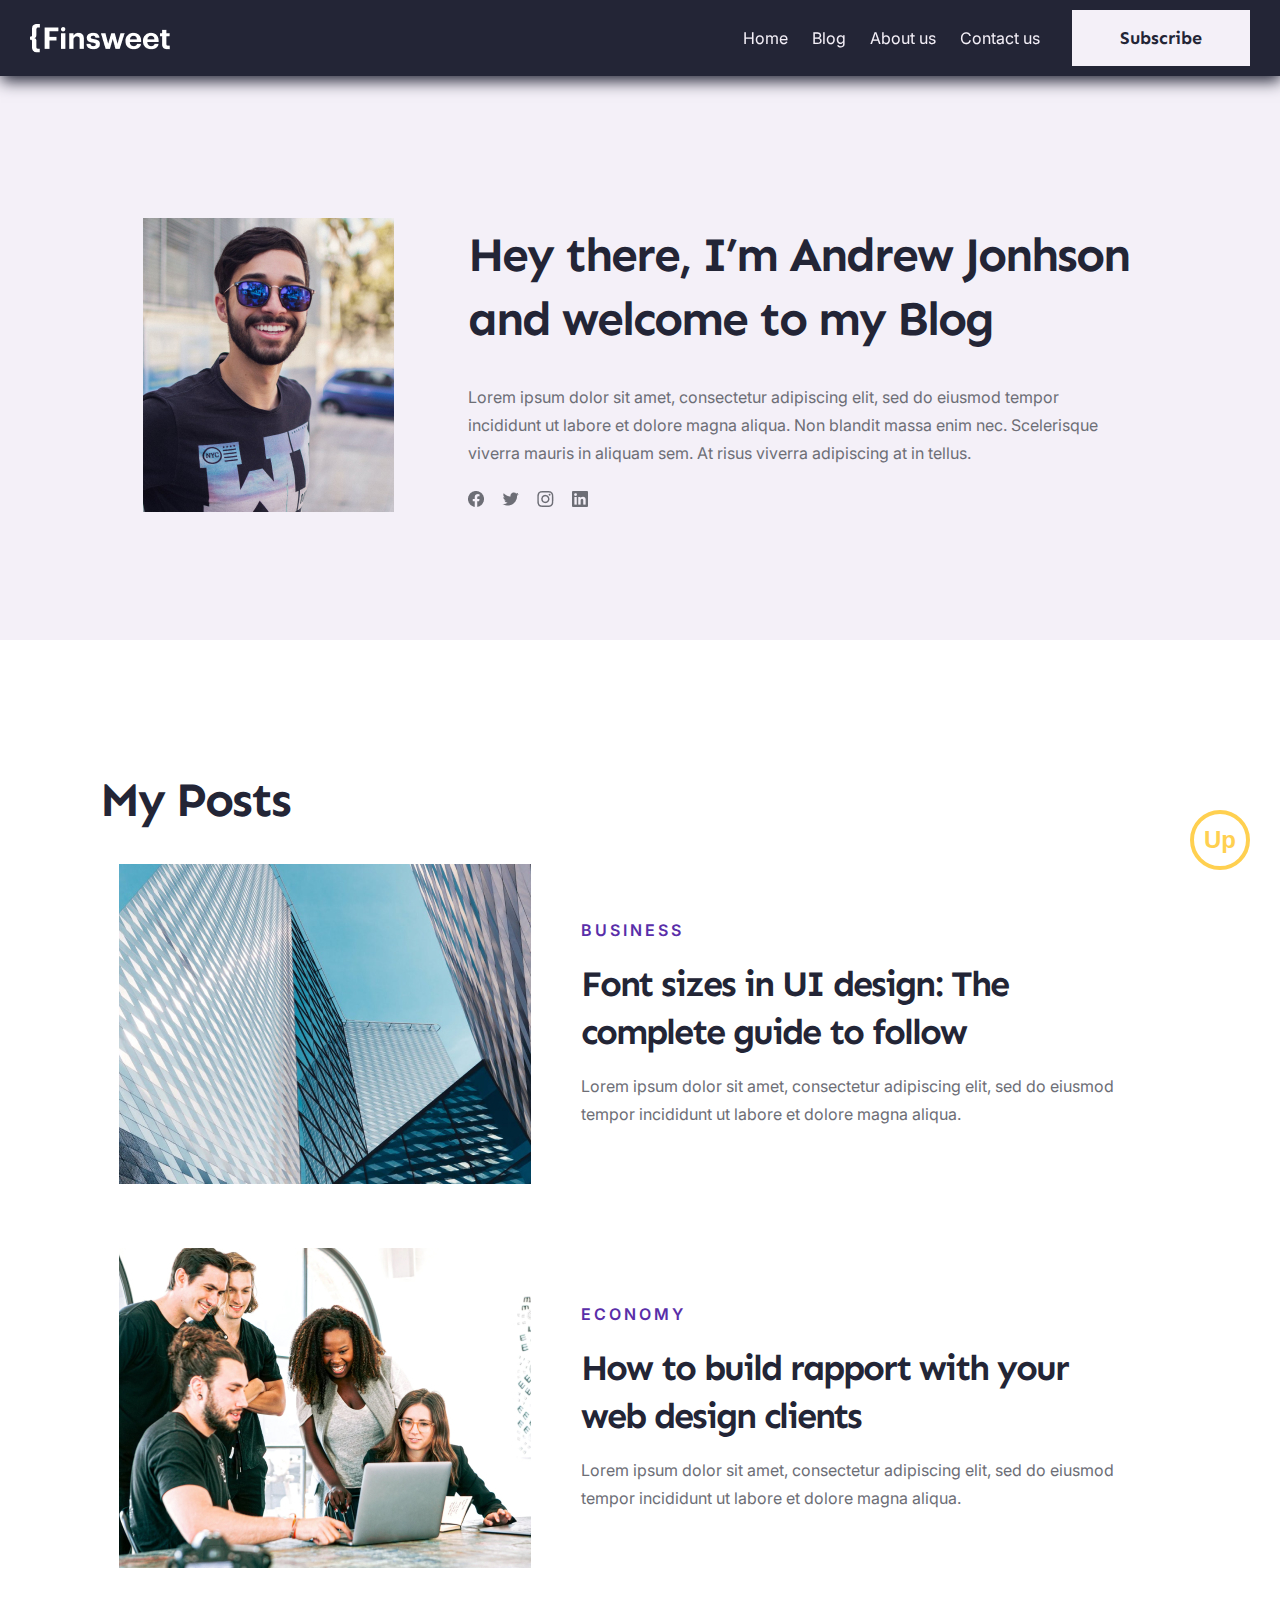
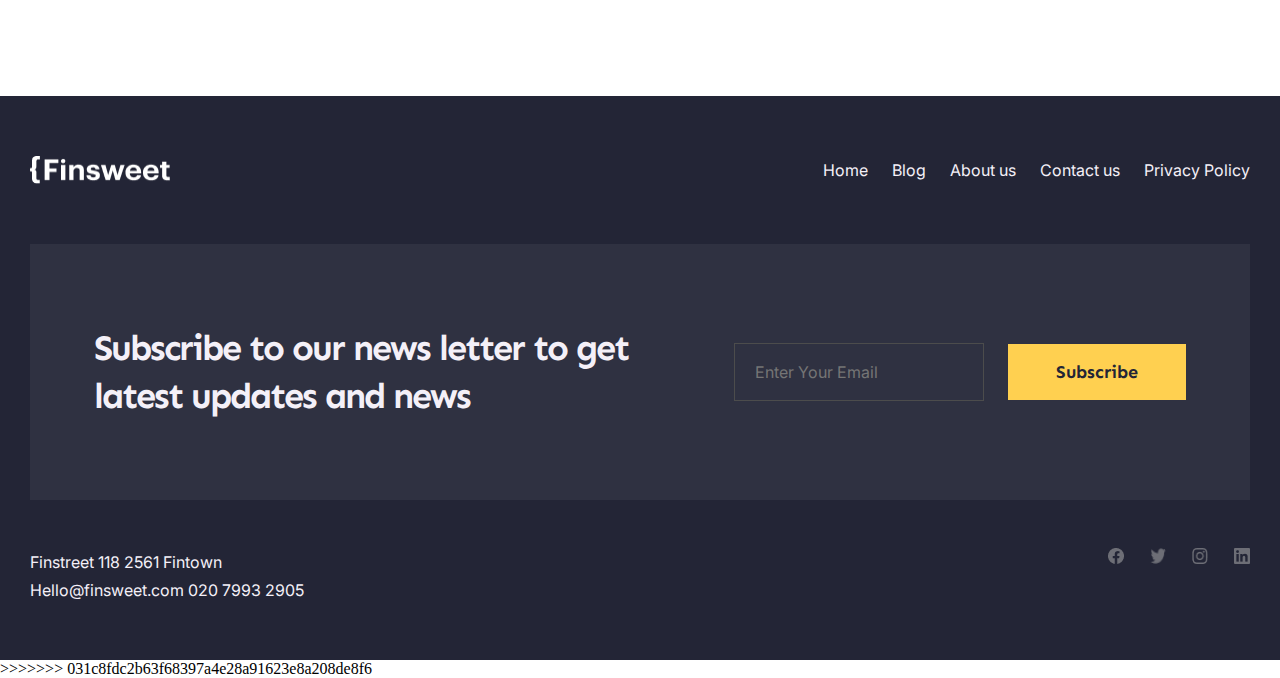
<file: author.html>
<<<<<<< HEAD
=======
<!DOCTYPE html>
<html lang="en">
  <head>
    <meta charset="UTF-8" />
    <meta http-equiv="X-UA-Compatible" content="IE=edge" />
    <meta name="viewport" content="width=device-width, initial-scale=1.0" />
    <title>Author</title>
    <link rel="stylesheet" href="./css/author.css" />
    <link rel="stylesheet" href="https://unicons.iconscout.com/release/v4.0.0/css/line.css">
  </head>
  <body>
    <button id="backtop" style="opacity: 1;">
      <a href="#">Up</a>
    </button>
    <nav id="navbar" class="navbarshrink">
      <div class="container navcontainer">
        <div class="navlogo">
          <img src="./images/Logo.png" alt="">
        </div>
        <div class="hamburger">
          <i class="uil uil-bars" onclick="openNavbar()"></i>
        </div>
        <div class="navlinks">
          <a href="index.html">Home</a>
          <a href="blog.html">Blog</a>
          <a href="about.html">About us</a>
          <a href="contact.html">Contact us</a>
          <button class="navbutton">Subscribe</button>
        </div>
        <div id="navbar-responsive">
          <i id="navbar-close" class="uil uil-multiply" onclick="closeNavbar()"></i>
          <div class="hamcontent">
            <a href="index.html">Home</a>
            <a href="blog.html">Blog</a>
            <a href="about.html">About us</a>
            <a href="contact.html">Contact us</a>
          </div>
        </div>
      </div>
    </nav>   
   <header>
    <div class="container headercontainer">
      <img src="images/author/first-image.jpg" alt="">
      <div class="header-right">
        <h1>Hey there, I’m Andrew Jonhson and welcome to my Blog</h1>
        <p>Lorem ipsum dolor sit amet, consectetur adipiscing elit, sed do eiusmod tempor incididunt ut labore et dolore magna aliqua. Non blandit massa enim nec. Scelerisque viverra mauris in aliquam sem. At risus viverra adipiscing at in tellus.</p>
        <div class="header-links">
          <a href="https://www.facebook.com/"><img src="./images/facebook.png" alt=""></a>
          <a href="https://www.twitter.com/"><img src="./images/twitter.png" alt=""></a>
          <a href="https://www.instagram.com/"><img src="./images/instagram.png" alt=""></a>
          <a href="https://www.linkedin.com/"><img src="./images/linkedin.png" alt=""></a>
        </div>
      </div>
    </div>
   </header>
   <main>
    <div class="container maincontainer">
      <h1>My Posts</h1>
      <div class="post">
        <img src="images/author/second-image.jpg" alt="">
        <div class="post-right">
          <h2>BUSINESS</h2>
          <h1>Font sizes in UI design: The complete guide to follow</h1>
          <p>Lorem ipsum dolor sit amet, consectetur adipiscing elit, sed do eiusmod tempor incididunt ut labore et dolore magna aliqua.</p>
        </div>
      </div>
      <div class="post p2">
        <img src="images/author/third-image.jpg" alt="">
        <div class="post-right">
          <h2>Economy</h2>
          <h1>How to build rapport with your web design clients</h1>
          <p>Lorem ipsum dolor sit amet, consectetur adipiscing elit, sed do eiusmod tempor incididunt ut labore et dolore magna aliqua.</p>
        </div>
      </div>
    </div>
   </main>
    <footer>
      <div class="container">
        <div class="footertop">
          <img src="./images/Logo.png" alt="">
          <div class="footerlinks">
            <a href="index.html">Home</a>
            <a href="blog.html">Blog</a>
            <a href="about.html">About us</a>
            <a href="contact.html">Contact us</a>
            <a href="policy.html">Privacy Policy</a>
          </div>
        </div>
        <div class="footer-subscribe">
          <h2>Subscribe to our news letter to get latest updates and news</h2>
          <form class="footer-form" >
            <input type="email" placeholder="Enter Your Email">
            <button type="submit">Subscribe</button>
          </form>
        </div>
        <div class="footer-bottom">
          <div class="footer-bottom-left">
            <p>Finstreet 118 2561 Fintown</p>
            <p>Hello@finsweet.com  020 7993 2905</p>
          </div>
          <div class="footer-bottom-right">
            <a href="https://www.facebook.com/"><img src="./images/facebook.png" alt=""></a>
            <a href="https://www.twitter.com/"><img src="./images/twitter.png" alt=""></a>
            <a href="https://www.instagram.com/"><img src="./images/instagram.png" alt=""></a>
            <a href="https://www.linkedin.com/"><img src="./images/linkedin.png" alt=""></a>
          </div>
        </div>
      </div>
    </footer>
    <script src="js/main.js"></script>
  </body>
</html>
>>>>>>> 031c8fdc2b63f68397a4e28a91623e8a208de8f6
</file>
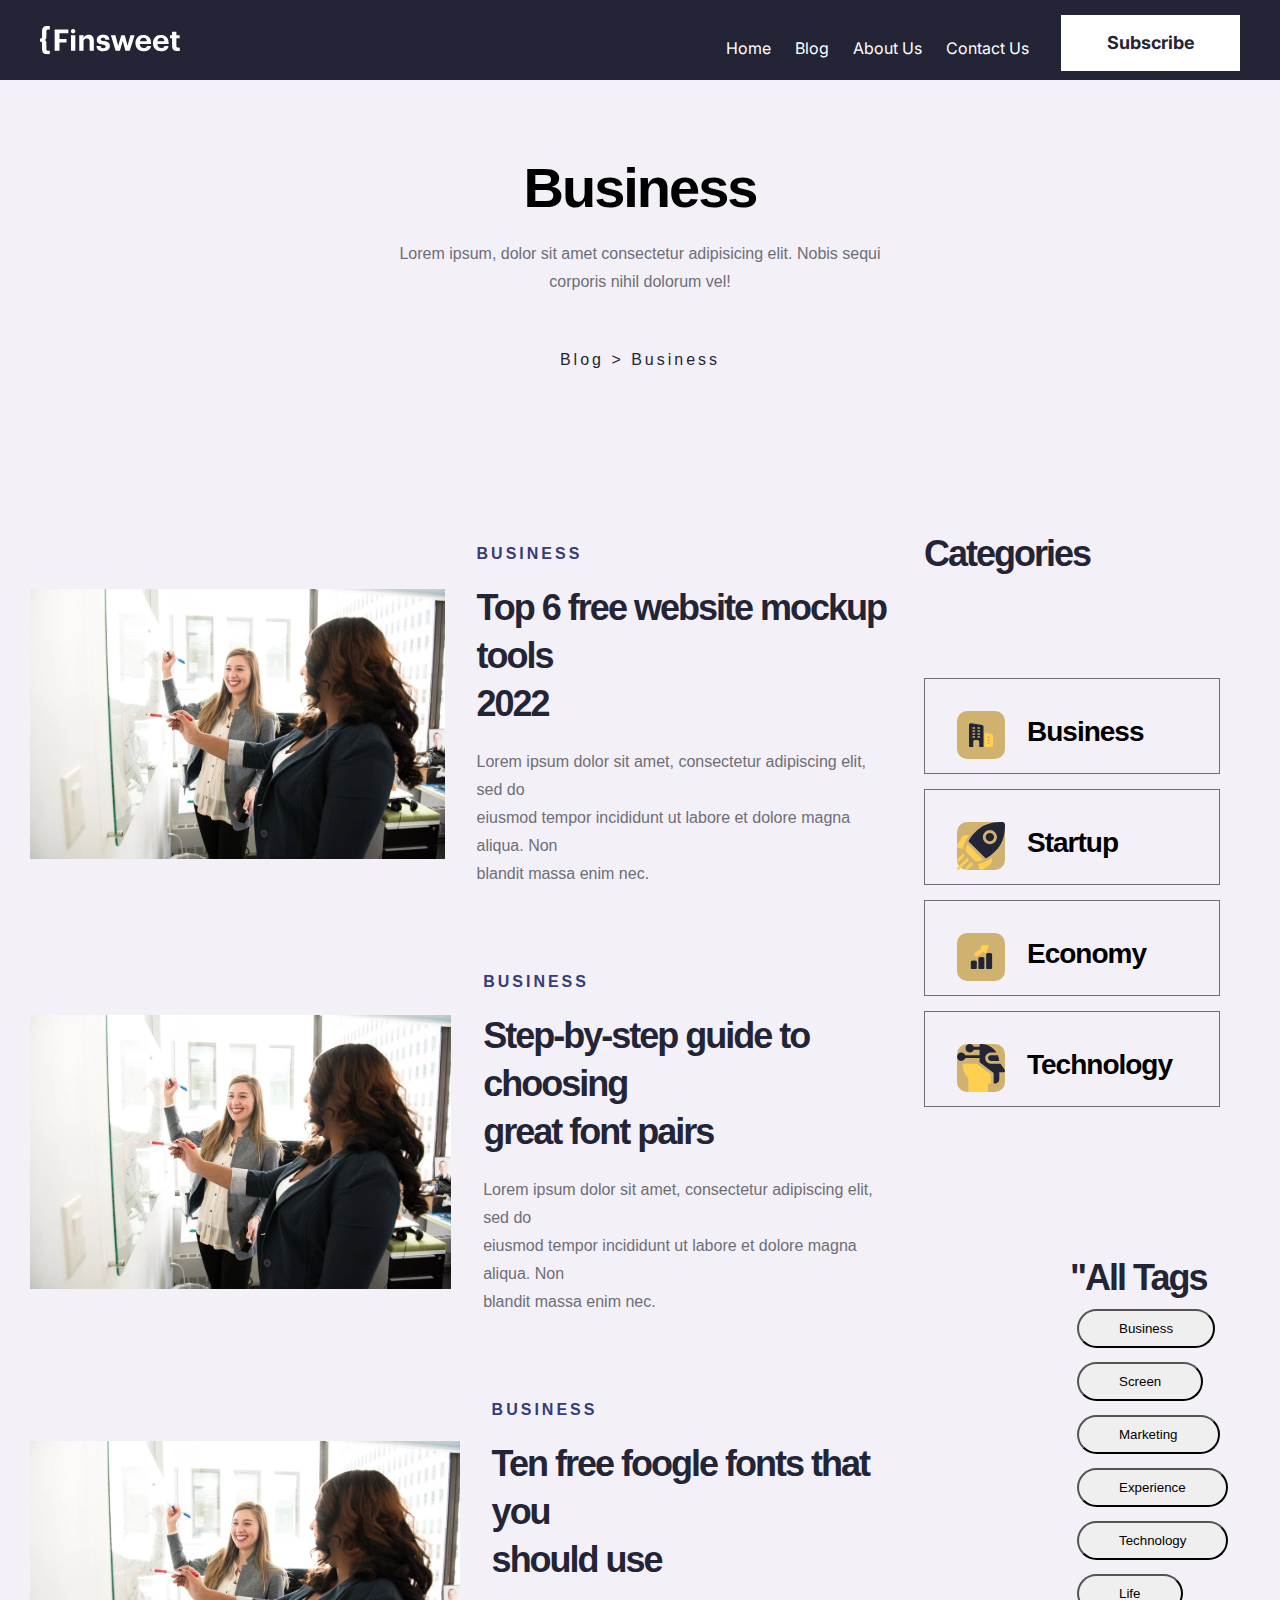
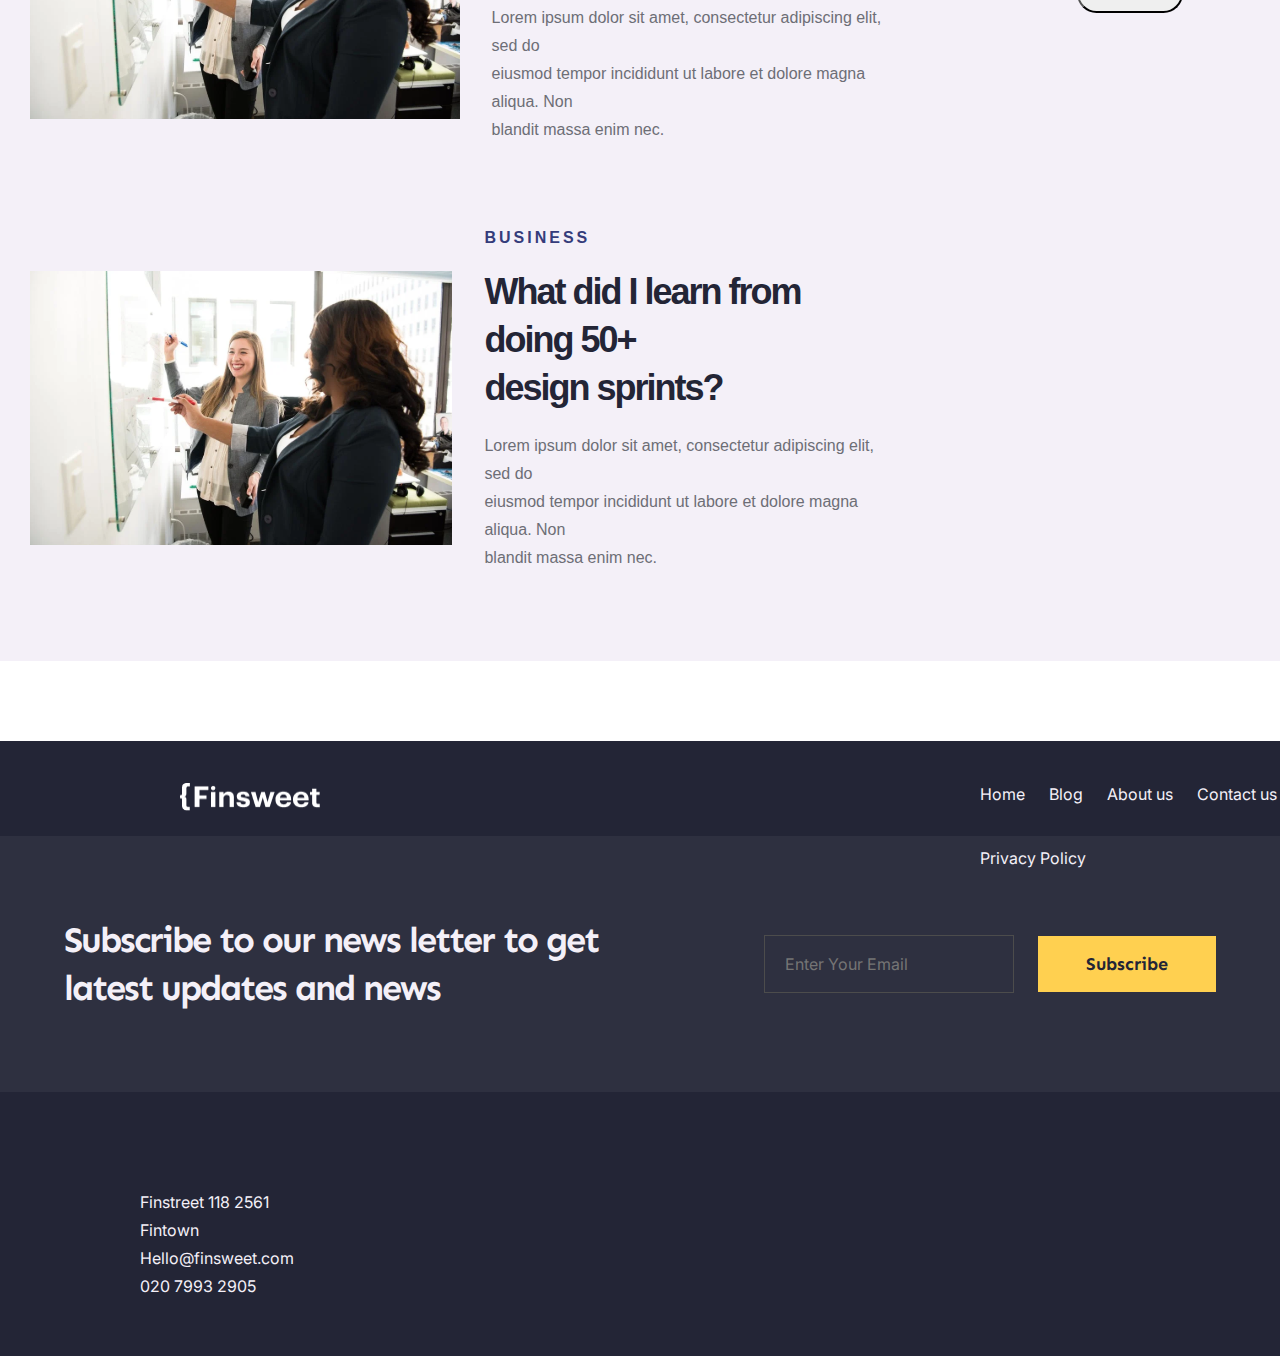
<file: category.html>
<!DOCTYPE html>
<html lang="en">
<head>
    <meta charset="UTF-8">
    <meta http-equiv="X-UA-Compatible" content="IE=edge">
    <meta name="viewport" content="width=device-width, initial-scale=1.0">
    <title>Category</title>
</head>
<body>
    <link rel="stylesheet" href="./css/category.css">
    <header>
        <nav class="navbar">
          <div class="quti">
            <div class="navbar-container">
              <div class="navbar-left">
                <a href="category.html"
                  ><img src="images/blog/Logo.svg" alt="page"
                /></a>
              </div>
              <div class="navbar-right">
                <a href="index.html" class="nav-link">Home</a>
                <a href="blogpost.html" class="nav-link">Blog</a>
                <a href="about.html" class="nav-link">About Us</a>
                <a href="contact.html" class="nav-link">Contact Us</a>
                <div class="navbar-right-button">
                  <a href="blog.html"><button>Subscribe</button></a>
                </div>
              </div>
              <div class="toggle">
                <button id="navbar-open" onclick="openNavbar()"><i class="uil uil-list-ul"></i></button>
              </div>
            </div>
          </div>
        </nav>
        <nav id="navbar-responsive">
          <button id="navbar-close" onclick="closeNavbar()"><i class="uil uil-times"></i></button>
          <a href="index.html" class="nav-link">Home</a>
          <a href="blogpost.html" class="nav-link">Blog</a>
          <a href="about.html" class="nav-link">About Us</a>
          <a href="contact.html" class="nav-link">Contact Us</a>
          <div class="navbar-right-button">
            <a href="blog.html"><button>Subscribe</button></a>
          </div>
        </nav>
    </header>
    <div class="container">
      <div class="content">
      <h1>Business</h1>
      <p>Lorem ipsum, dolor sit amet consectetur adipisicing elit. Nobis sequi <br> corporis nihil dolorum vel!</p>
      <h2>Blog > Business</h2>
      </div>
    </div>
    <section id="slider">
      <div class="container">
        <div class="owl-carousel">
          <div class="boxs">
            <a href="blogpost.html"
              ><div class="box">
                <div class="box-left">
                  <img src="images/blog/box-1.svg" alt="page" />
                </div>
                <div class="box-right">
                  <p class="p-4">BUSINESS</p>
                  <h3>
                    Top 6 free website mockup tools <br> 2022
                  </h3>
                  <p class="p-5">
                    Lorem ipsum dolor sit amet, consectetur adipiscing elit, sed do <br> eiusmod tempor incididunt ut labore et dolore magna aliqua. Non <br> blandit massa enim nec.
                  </p>
                </div>
              </div></a
            >
            <a href="about.html"
              ><div class="box">
                <div class="box-left">
                  <img src="images/blog/box-1.svg" alt="page" />
                </div>
                <div class="box-right">
                  <p class="p-4">BUSINESS</p>
                  <h3>
                    Step-by-step guide to choosing <br> great font pairs
                  </h3>
                  <p class="p-5">
                    Lorem ipsum dolor sit amet, consectetur adipiscing elit, sed do <br> eiusmod tempor incididunt ut labore et dolore magna aliqua. Non <br> blandit massa enim nec.
                  </p>
                </div>
              </div></a
            >
            <a href="category.html"
              ><div class="box">
                <div class="box-left">
                  <img src="images/blog/box-1.svg" alt="page" />
                </div>
                <div class="box-right">
                  <p class="p-4">BUSINESS</p>
                  <h3>Ten free foogle fonts that you <br> should use</h3>
                  <p class="p-5">
                    Lorem ipsum dolor sit amet, consectetur adipiscing elit, sed do <br> eiusmod tempor incididunt ut labore et dolore magna aliqua. Non <br> blandit massa enim nec.
                  </p>
                </div>
              </div></a
            >
            <a href="contact.html"
              ><div class="box">
                <div class="box-left">
                  <img src="images/blog/box-1.svg" alt="page" />
                </div>
                <div class="box-right">
                  <p class="p-4">BUSINESS</p>
                  <h3>
                    What did I learn from doing 50+ <br> design sprints?
                  </h3>
                  <p class="p-5">
                    Lorem ipsum dolor sit amet, consectetur adipiscing elit, sed do <br> eiusmod tempor incididunt ut labore et dolore magna aliqua. Non <br> blandit massa enim nec.
                  </p>
                </div>
              </div></a
            >
          </div>
          <section id="catigories">
            <div class="container">
              <div class="catigories-paragraph">
                <h2>Categories</h2>
              </div>
              <div class="cards">
                <div class="card">
                  <button><img src="images/blog/card-1.svg" alt="page" /></button>
                  <h4>Business</h4>
                </div>
                <div class="card">
                  <button><img src="images/blog/card-2.svg" alt="page" /></button>
                  <h4>Startup</h4>
                </div>
                <div class="card">
                  <button><img src="images/blog/card-3.svg" alt="page" /></button>
                  <h4>Economy</h4>
                </div>
                <div class="card">
                  <button><img src="images/blog/card-4.svg" alt="page" /></button>
                  <h4>Technology</h4>
                </div>
              </div>
            </div>
          </section>
        <section id="All-Tags">
          <div class="buttons">
            <h1>"All Tags</h1>
            <button>Business</button>
            <button>Screen</button>
            <button>Marketing</button>
            <button>Experience</button>
            <button>Technology</button>
            <button>Life</button>
          </div>
        </section>
        </div>
      </div>
    </section>
    <footer>
      <div class="quticha">
        <div class="footertop">
          <img src="./images/Logo.png" alt="">
          <div class="footerlinks">
            <a href="index.html">Home</a>
            <a href="blog.html">Blog</a>
            <a href="about.html">About us</a>
            <a href="contact.html">Contact us</a>
            <a href="policy.html">Privacy Policy</a>
          </div>
        </div>
        <div class="footer-subscribe">
          <h2>Subscribe to our news letter to get latest updates and news</h2>
          <form class="footer-form" >
            <input type="email" placeholder="Enter Your Email">
            <button type="submit">Subscribe</button>
          </form>
        </div>
        <div class="footer-bottom">
          <div class="footer-bottom-left">
            <p>Finstreet 118 2561 Fintown</p>
            <p>Hello@finsweet.com  020 7993 2905</p>
          </div>
          <div class="footer-bottom-right">
            <a href="https://www.facebook.com/"><img src="./images/facebook.png" alt=""></a>
            <a href="https://www.twitter.com/"><img src="./images/twitter.png" alt=""></a>
            <a href="https://www.instagram.com/"><img src="./images/instagram.png" alt=""></a>
            <a href="https://www.linkedin.com/"><img src="./images/linkedin.png" alt=""></a>
          </div>
        </div>
      </div>
    </footer>
    <script src="js/main.js"></script>
</body>
</html>
</file>
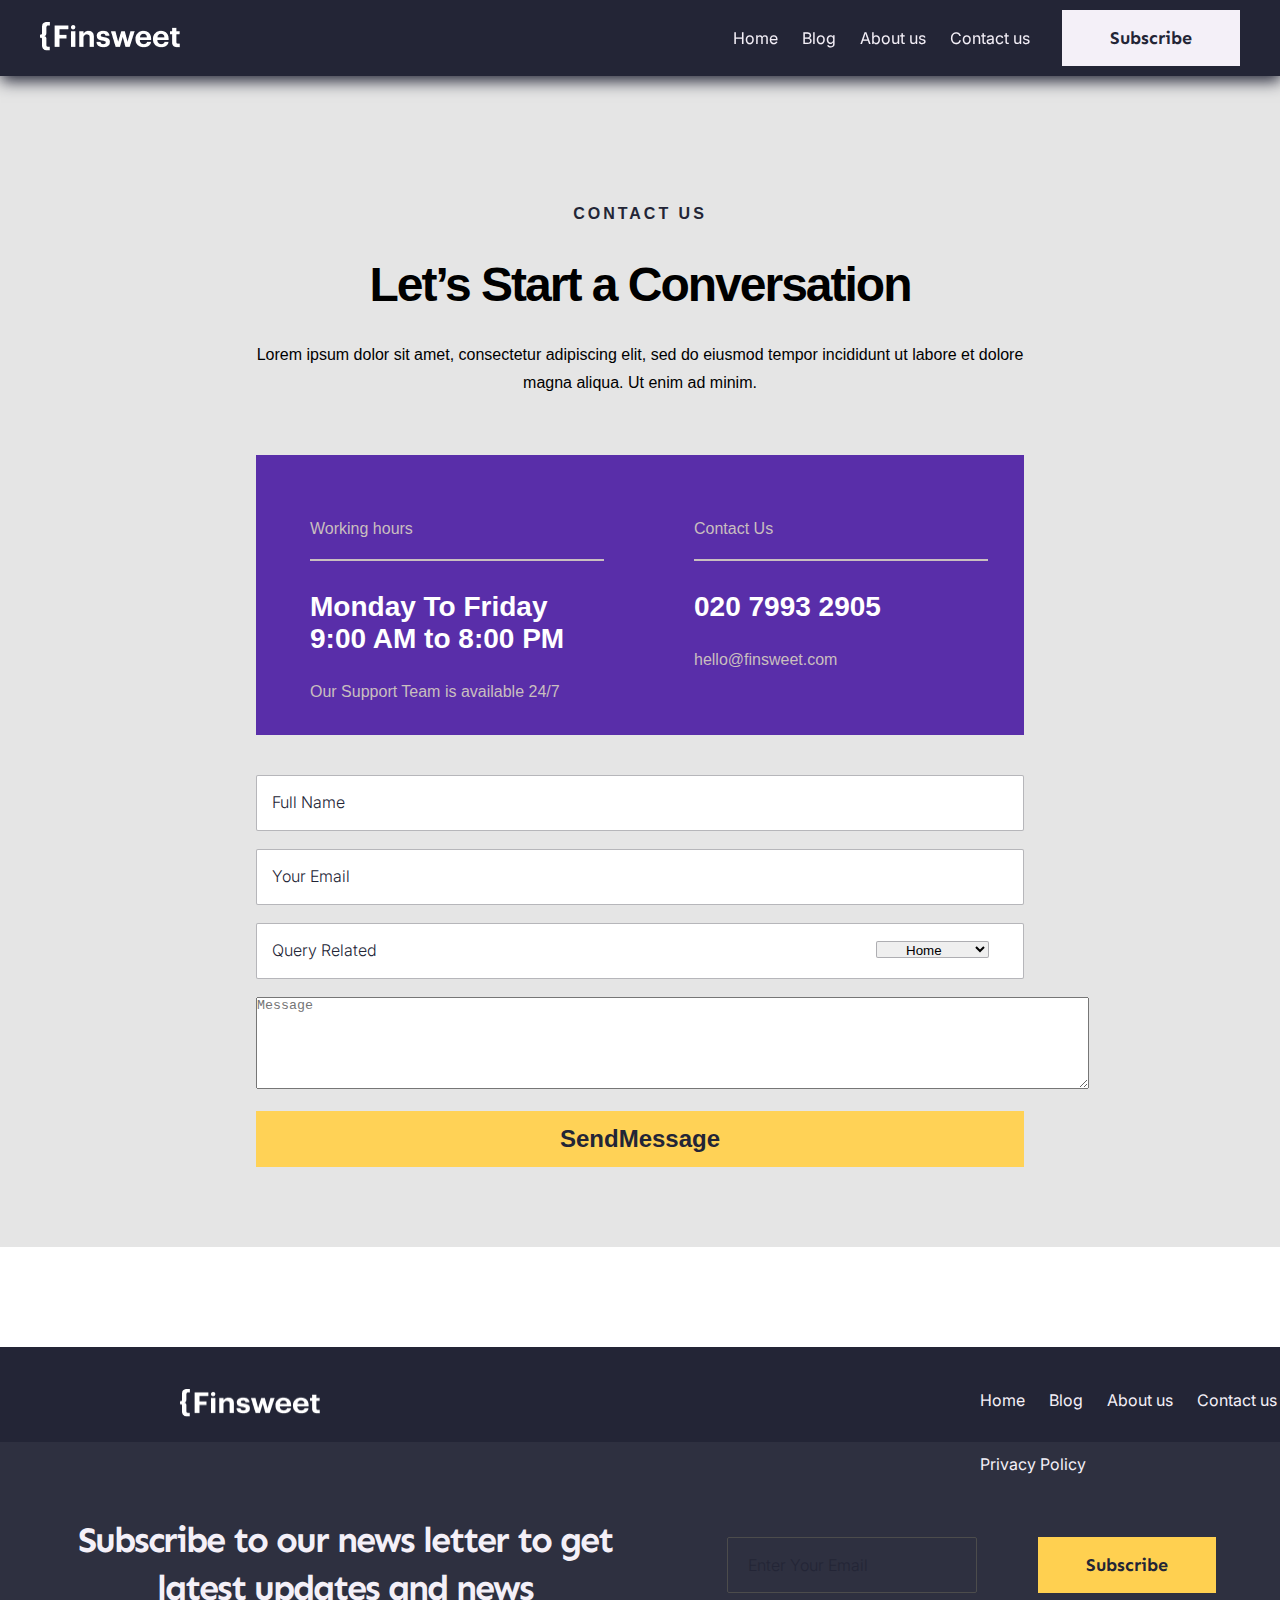
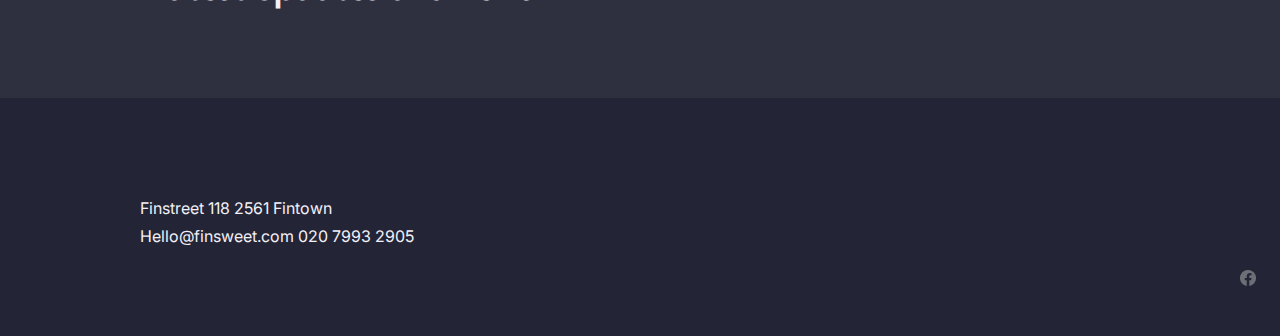
<file: contact.html>
<!DOCTYPE html>
<html lang="en">
<head>
    <meta charset="UTF-8">
    <meta http-equiv="X-UA-Compatible" content="IE=edge">
    <meta name="viewport" content="width=device-width, initial-scale=1.0">
    <title>Contact(shermatov)</title>
    <link rel="stylesheet" href="./css/contact-shahzod.css">
    <link
    rel="stylesheet"
    href="https://unicons.iconscout.com/release/v4.0.0/css/line.css"/>
</head>
<body>
    <header>
      <nav id="navbar" class="navbarshrink">
        <div class="qutilar navcontainer">
          <div class="navlogo">
            <img src="./images/Logo.png" alt="">
          </div>
          <div class="hamburger">
            <i class="uil uil-bars" onclick="openNavbar()"></i>
          </div>
          <div class="navlinks">
            <a href="index.html">Home</a>
            <a href="blog.html">Blog</a>
            <a href="about.html">About us</a>
            <a href="contact.html">Contact us</a>
            <button class="navbutton">Subscribe</button>
          </div>
          <div id="navbar-responsive">
            <i id="navbar-close" class="uil uil-multiply" onclick="closeNavbar()"></i>
            <div class="hamcontent">
              <a href="index.html">Home</a>
              <a href="blog.html">Blog</a>
              <a href="about.html">About us</a>
              <a href="contact.html">Contact us</a>
            </div>
          </div>
        </div>
      </nav>
    </header>
    <div class="container">
        <div class="content">
            <h1>CONTACT US</h1>
            <h2>Let’s Start a Conversation</h2>
            <p>Lorem ipsum dolor sit amet, consectetur adipiscing elit, sed do eiusmod tempor incididunt ut labore et dolore magna aliqua. Ut enim ad minim.</p>
        </div>
        <section id="pastki-qism">
            <div class="containers">
            <div class="left-content">
                <a href="#">Working hours</a>
                <hr class="hr1">
                <h1> Monday To Friday  <br> 9:00 AM to 8:00 PM </h1>
                <p> Our Support Team is available 24/7</p>
            </div>
            <div class="right-content">
                <a href="#">Contact Us</a>
                <hr class="hr2">
                <h3> 020 7993 2905</h3>
                <p>hello@finsweet.com</p>
            </div>
        </div>
        </section>
        <form action="#">
            <div class="forms">
            <label for="username"></label>
            <input type="text" placeholder="Full Name" name="username" id="username" required><br><br>
            <label for="Your-Email"></label> 
            <input type="email" placeholder="Your Email" name="email" id="Your-Email" required><br><br>
            <label for="related"></label>     
            <input type="text" placeholder="Query Related" name="Query Related" id="related" required><br><br>
            <label for="sorovnoma"></label>
            <select name="Query Related" id="sorovnoma">
                <option value="0">Home</option>
                <option value="1">Contact Us</option>
                <option value="2">Author</option>
            </select>
            <label for="contact"></label>
            <textarea name="contact" placeholder="Message" id="contact" cols="102" rows="6"></textarea><br><br>
            <button type="submit" class="tugma"><p>SendMessage</p></button>
        </div>
        </form>       
    </div>
    <footer>
      <div class="quticha">
        <div class="footertop">
          <img src="./images/Logo.png" alt="">
          <div class="footerlinks">
            <a href="index.html">Home</a>
            <a href="blog.html">Blog</a>
            <a href="about.html">About us</a>
            <a href="contact.html">Contact us</a>
            <a href="policy.html">Privacy Policy</a>
          </div>
        </div>
        <div class="footer-subscribe">
          <h2>Subscribe to our news letter to get latest updates and news</h2>
          <form class="footer-form" >
            <input type="email" placeholder="Enter Your Email" class="tugma-1">
            <button type="submit">Subscribe</button>
          </form>
        </div>
        <div class="footer-bottom">
          <div class="footer-bottom-left">
            <p>Finstreet 118 2561 Fintown</p>
            <p>Hello@finsweet.com  020 7993 2905</p>
          </div>
          <div class="footer-bottom-right">
            <a href="https://www.facebook.com/"><img src="./images/facebook.png" alt=""></a>
            <a href="https://www.twitter.com/"><img src="./images/twitter.png" alt=""></a>
            <a href="https://www.instagram.com/"><img src="./images/instagram.png" alt=""></a>
            <a href="https://www.linkedin.com/"><img src="./images/linkedin.png" alt=""></a>
          </div>
        </div>
      </div>
    </footer>
    <script src="js/main.js"></script>
</body>
</html>
</file>
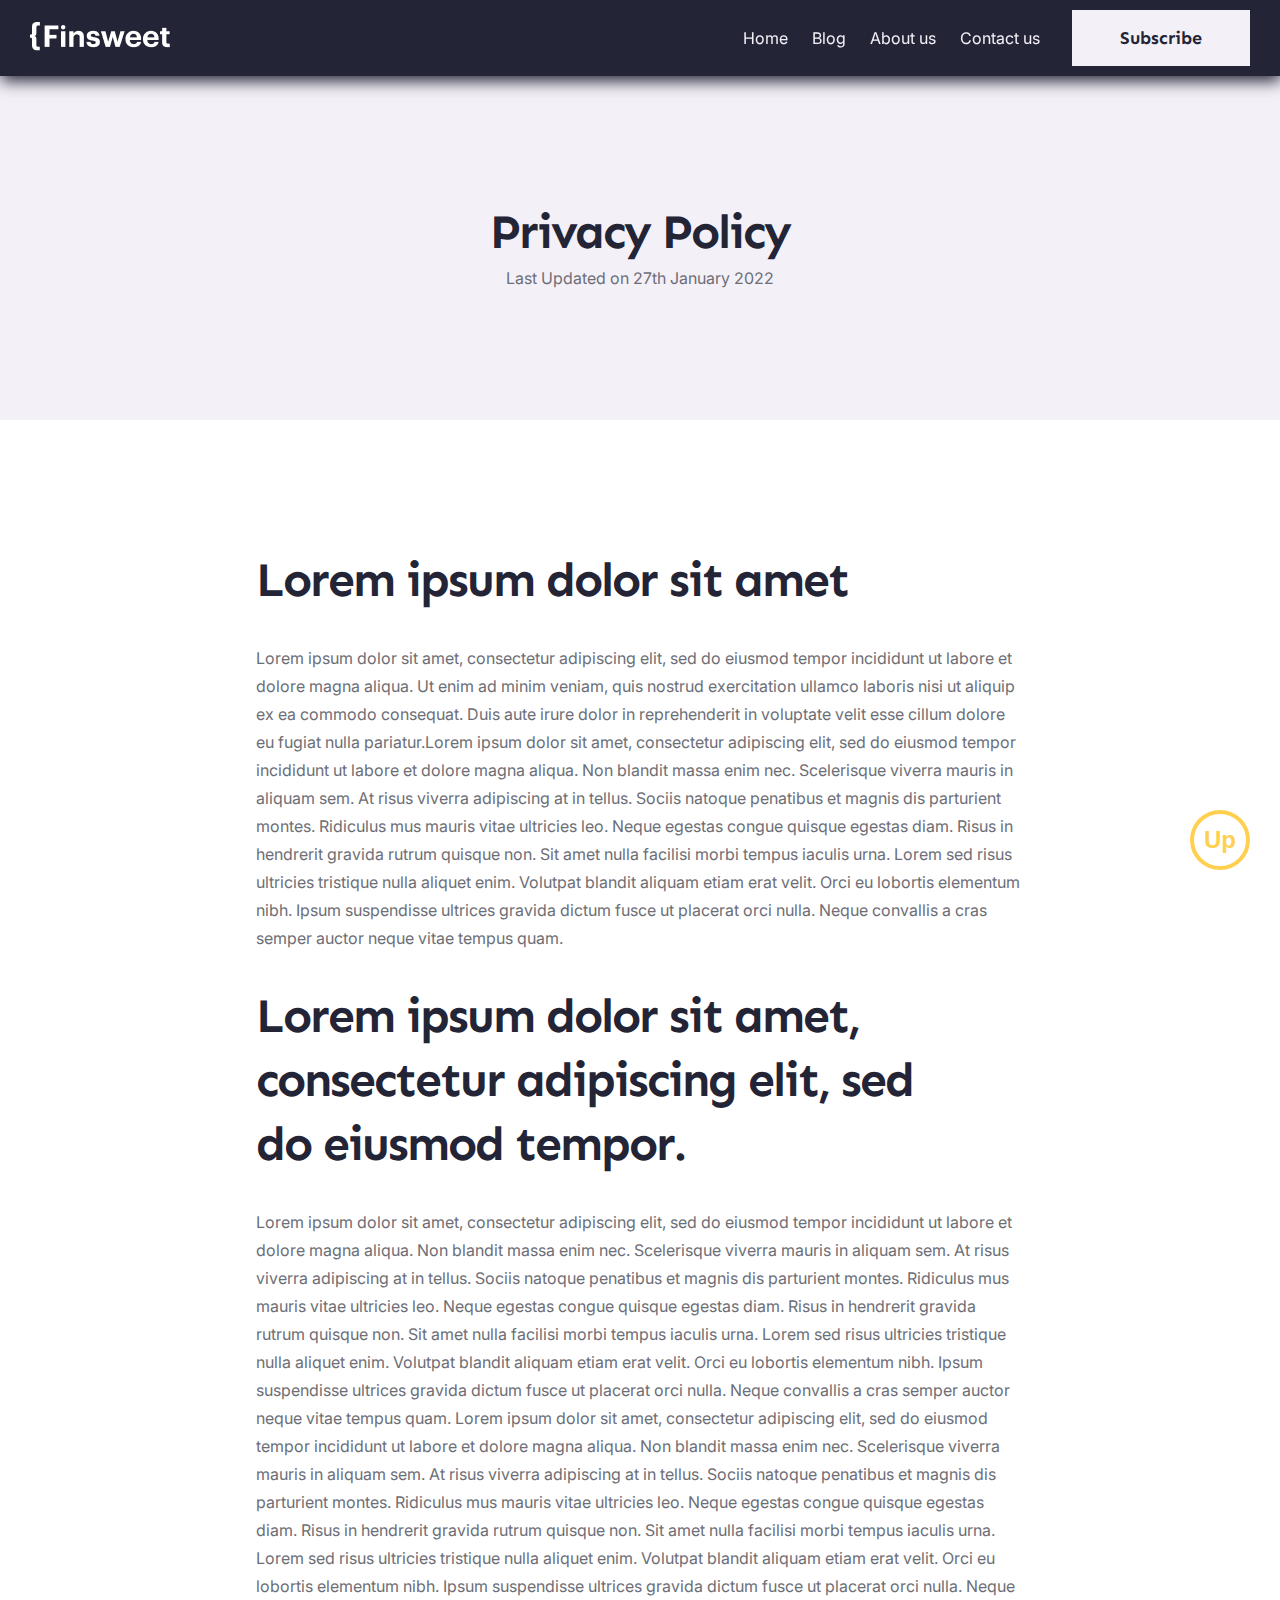
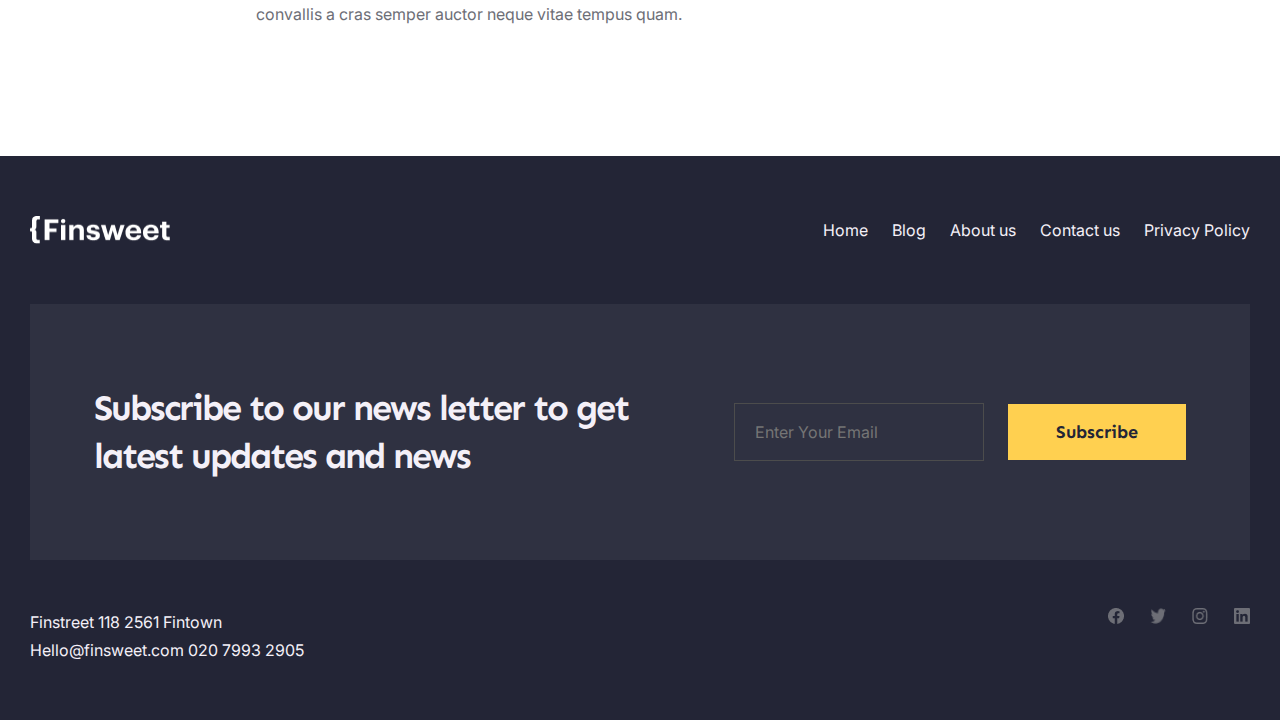
<file: policy.html>
<!DOCTYPE html>
<html lang="en">
  <head>
    <meta charset="UTF-8" />
    <meta http-equiv="X-UA-Compatible" content="IE=edge" />
    <meta name="viewport" content="width=device-width, initial-scale=1.0" />
    <title>Author</title>
    <link rel="stylesheet" href="./css/policy.css" />
    <link rel="stylesheet" href="https://unicons.iconscout.com/release/v4.0.0/css/line.css">
  </head>
  <body>
    <button id="backtop" style="opacity: 1;">
      <a href="#">Up</a>
    </button>
    <nav id="navbar" class="navbarshrink">
      <div class="container navcontainer">
        <div class="navlogo">
          <img src="./images/Logo.png" alt="">
        </div>
        <div class="hamburger">
          <i class="uil uil-bars" onclick="openNavbar()"></i>
        </div>
        <div class="navlinks">
          <a href="index.html">Home</a>
          <a href="blog.html">Blog</a>
          <a href="about.html">About us</a>
          <a href="contact.html">Contact us</a>
          <button class="navbutton">Subscribe</button>
        </div>
        <div id="navbar-responsive">
          <i id="navbar-close" class="uil uil-multiply" onclick="closeNavbar()"></i>
          <div class="hamcontent">
            <a href="index.html">Home</a>
            <a href="blog.html">Blog</a>
            <a href="about.html">About us</a>
            <a href="contact.html">Contact us</a>
          </div>
        </div>
      </div>
    </nav>   
   <header>
    <div class="container headercontainer">
      <h1>Privacy Policy</h1>
      <p>Last Updated  on 27th January 2022</p>
      </div>
    </div>
   </header>
   <main>
    <div class="container maincontainer">
      <h1>Lorem ipsum dolor sit amet</h1>
      <p>Lorem ipsum dolor sit amet, consectetur adipiscing elit, sed do eiusmod tempor incididunt ut labore et dolore magna aliqua. Ut enim ad minim veniam, quis nostrud exercitation ullamco laboris nisi ut aliquip ex ea commodo consequat. Duis aute irure dolor in reprehenderit in voluptate velit esse cillum dolore eu fugiat nulla pariatur.Lorem ipsum dolor sit amet, consectetur adipiscing elit, sed do eiusmod tempor incididunt ut labore et dolore magna aliqua. Non blandit massa enim nec. Scelerisque viverra mauris in aliquam sem. At risus viverra adipiscing at in tellus. Sociis natoque penatibus et magnis dis parturient montes. Ridiculus mus mauris vitae ultricies leo. Neque egestas congue quisque egestas diam. Risus in hendrerit gravida rutrum quisque non. Sit amet nulla facilisi morbi tempus iaculis urna. Lorem sed risus ultricies tristique nulla aliquet enim. Volutpat blandit aliquam etiam erat velit. Orci eu lobortis elementum nibh. Ipsum suspendisse ultrices gravida dictum fusce ut placerat orci nulla. Neque convallis a cras semper auctor neque vitae tempus quam.</p>
      <h1>Lorem ipsum dolor sit amet, consectetur adipiscing elit, sed do eiusmod tempor.</h1>
      <p>Lorem ipsum dolor sit amet, consectetur adipiscing elit, sed do eiusmod tempor incididunt ut labore et dolore magna aliqua. Non blandit massa enim nec. Scelerisque viverra mauris in aliquam sem. At risus viverra adipiscing at in tellus. Sociis natoque penatibus et magnis dis parturient montes. Ridiculus mus mauris vitae ultricies leo. Neque egestas congue quisque egestas diam. Risus in hendrerit gravida rutrum quisque non. Sit amet nulla facilisi morbi tempus iaculis urna. Lorem sed risus ultricies tristique nulla aliquet enim. Volutpat blandit aliquam etiam erat velit. Orci eu lobortis elementum nibh. Ipsum suspendisse ultrices gravida dictum fusce ut placerat orci nulla. Neque convallis a cras semper auctor neque vitae tempus quam.

        Lorem ipsum dolor sit amet, consectetur adipiscing elit, sed do eiusmod tempor incididunt ut labore et dolore magna aliqua. Non blandit massa enim nec. Scelerisque viverra mauris in aliquam sem. At risus viverra adipiscing at in tellus. Sociis natoque penatibus et magnis dis parturient montes. Ridiculus mus mauris vitae ultricies leo. Neque egestas congue quisque egestas diam. Risus in hendrerit gravida rutrum quisque non. Sit amet nulla facilisi morbi tempus iaculis urna. Lorem sed risus ultricies tristique nulla aliquet enim. Volutpat blandit aliquam etiam erat velit. Orci eu lobortis elementum nibh. Ipsum suspendisse ultrices gravida dictum fusce ut placerat orci nulla. Neque convallis a cras semper auctor neque vitae tempus quam.</p>
    </div>
   </main>


    <footer>
      <div class="container">
        <div class="footertop">
          <img src="./images/Logo.png" alt="">
          <div class="footerlinks">
            <a href="index.html">Home</a>
            <a href="blog.html">Blog</a>
            <a href="about.html">About us</a>
            <a href="contact.html">Contact us</a>
            <a href="policy.html">Privacy Policy</a>
          </div>
        </div>
        <div class="footer-subscribe">
          <h2>Subscribe to our news letter to get latest updates and news</h2>
          <form class="footer-form" >
            <input type="email" placeholder="Enter Your Email">
            <button type="submit">Subscribe</button>
          </form>
        </div>
        <div class="footer-bottom">
          <div class="footer-bottom-left">
            <p>Finstreet 118 2561 Fintown</p>
            <p>Hello@finsweet.com  020 7993 2905</p>
          </div>
          <div class="footer-bottom-right">
            <a href="https://www.facebook.com/"><img src="./images/facebook.png" alt=""></a>
            <a href="https://www.twitter.com/"><img src="./images/twitter.png" alt=""></a>
            <a href="https://www.instagram.com/"><img src="./images/instagram.png" alt=""></a>
            <a href="https://www.linkedin.com/"><img src="./images/linkedin.png" alt=""></a>
          </div>
        </div>
      </div>
    </footer>
    <script src="js/main.js"></script>
  </body>
</html>
</file>
<file: css/common.css>
@import url("https://fonts.googleapis.com/css2?family=Sen:wght@700&display=swap");
@import url("https://fonts.googleapis.com/css2?family=Inter:wght@400;500;600&display=swap");

@import url(nav.css);
@import url(footer.css);
@import url(home.css);

* {
  margin: 0;
  padding: 0;
  text-decoration: none;
  list-style-type: none;
  scroll-behavior: smooth;
  transition: var(--tran);
}

*,
*::after,
*::before {
  box-sizing: border-box;
}

.container {
  min-width: 350px;
  max-width: 1440px;
  margin: 0 auto;
  padding: 0 30px;
}

input:focus {
  outline: none;
}

button {
  cursor: pointer;
}

:root {
  --tran: all 0.5s ease;
  --sen: "Sen", sans-serif;
  --inter: "Inter", sans-serif;
  --black: #232536;
  --yellow: #ffd050;
  --purple: #592ea9;
  --darkgrey: #4c4c4c;
  --grey: #6d6e76;
  --lightgrey: #f4f4f4;
  --white: #f4f0f8;
  --lightyellow: #fbf6ea;
  --buttonhover: #edc14a;
  --background: #ffffff;
}

img {
  width: 100%;
}



#backtop {
  position: fixed;
  bottom: 30px;
  right: 30px;
  z-index: 99;
  border: 4px solid var(--yellow);
  outline: none;
  cursor: pointer;
  padding: 10px;
border-radius: 50%;
  background-color: var(--background);
}

#backtop a{
  font-weight: 700;
  font-size: 24px;
  line-height: 32px;
  color: var(--yellow);
}
</file>
<file: css/about.css>
@import url(common.css);

nav{
	position: fixed;
    top: 0;
    width: 100%;
    z-index: 10;
	padding: 25px 0;
	background-color: var(--black);
}


.navcontainer{
	display: grid;
    grid-template-columns: auto auto;
	justify-content: space-between;
	align-items: center;
}


.uil-bars{
	cursor: pointer;
	color: var(--white);
	font-size: 35px;
}

#navbar-responsive {
	transition: var(--tran);
    display: block;
    position: fixed;
    top: -100%;
    left: 0;
    bottom: 0;
    height: 300px;
    width: 100%;
	text-align: center;
	background-color:  #232536e4;
}


.uil-multiply{
	cursor: pointer;
    padding: 25px 30px;
    color: var(--white);
    font-size: 35px;
    position: absolute;
    right: 0px;
}

.hamcontent{
	padding: 25px 0;
	display: flex;
	align-items: center;
	flex-direction: column;
}

.hamcontent a{
	margin: 10px;
	font-family: var(--inter);
	color: var(--white);
	font-weight: 400;
    font-size: 16px;
    line-height: 28px;
}

nav a:hover{
	text-decoration: underline;
}


.navbutton{
	margin-left: 20px;
	display: none;
	transform: scale(1);
	background-color: var(--white);
	color: var(--black);
	font-family: var(--sen);
	border: none;
	padding: 16px 48px;
	font-weight: 700;
    font-size: 18px;
    line-height: 24px;
}

.navlinks{
	display: none;
}

.navlinks a{
	margin: auto 12px;
	font-family: var(--inter);
	color: var(--white);
	font-weight: 400;
    font-size: 16px;
    line-height: 28px;
}


.navbarshrink{
	padding: 10px 0px;
	box-shadow: 1px 5px 15px var(--black);
}






@media(min-width:800px){
	.navbutton{
		display: block;
	}
	.hamburger{
		display: none;
	}
	#navbar-responsive{
		display: none;
	}
	.navlinks{
		display: flex;
	}
}

main{
    font-family: "Sen",sans-serif;
}

/* home section */
.home-section{
    margin-top: 100px;
}
.home-container{
    display: flex;
}
.home-p{
    width: 457px;
    position: relative;
    left: 800px;
    top: 180px;
}
.home-p p{
     color: #4C4C4C;
}
.card-home{
    padding: 64px;
    position: absolute;
    max-width: 624px;
    max-height: auto;
    left: 189px;
    top: 270px;
    background: #FFFFFF;
}
.card-home h2{
    font-size: 48px;
    font-family: "Sen", sans-serif;
}
.card-home h3{
    font-family: "Inter", sans-serif;
    padding-bottom: 20px;
}


/* overview-section */
.overview-section{
    margin-top: 300px;
    background-image: url(../images/home/Blog/https_/www.pexels.com/photo/photo-of-woman-wearing-eyeglasses-3184405.png);
    max-width: 1280px;
    height: 444px;
}
.over-container{
    display: flex;
    position: relative;
    top: 320px;
    justify-content: space-between;
    background-color: #FFD050;
    max-width: 630px;
    max-height: auto;
    padding: 17px 40px 17px 40px;
}
.over-text-1 h2{
    font-size: 56px;
}
.over-text-1 p{
    font-family: "Inter", sans-serif;
}

.line-1{
    width: 300px;
    position: absolute;
    top: 1000px;
   height: 20px;
    background-color: #592EA9;
    border: none;
}
.line-2{
    width: 600px;
    height: 20px;
    background-color: #FFD050;
    position: absolute;
    top: 1000px;
   border: none;
   left: 28%;
}


/* mision-section */
.mision-section{
    display: flex;
    justify-content: space-between;
    max-width: 1280px;
    max-height: auto;
    background-color: #F4F0F8;
    padding: 128px 108px;
}
.mision-left h4{
   font-family: "Inter", sans-serif;
   padding-bottom: 30px;
   color: #232536;
}

.mision-left h2{
    font-family: "Sen", sans-serif;
    padding-bottom: 20px;
}

.mision-left p{
    font-family: "Inter", sans-serif;
    color: #6D6E76;

}

.mision-right{
    margin-left: 90px;
}
.mision-right h4{
   font-family: "Inter", sans-serif;
   padding-bottom: 30px;
   color: #232536;
}

.mision-right h2{
    font-family: "Sen", sans-serif;
    padding-bottom: 20px;
}

.mision-right p{
    font-family: "Inter", sans-serif;
    color: #6D6E76;
    
}

/* history-section */
.history-card-1{
    display: flex;
    align-items: center;
    margin-top: 100px;
}
.history-card-1 h2{
    font-family: "Sen", sans-serif;
    font-size: 36px;
    color: #232536;
    padding-bottom: 20px;
}
.history-card-1 h3{
    color: #232536;
    padding-bottom: 18px;
    font-family: "Sen", sans-serif;
}
.history-card-1 p{
    color: #85868e;
    font-family: "Inter", sans-serif;
}
.img-1{
    margin-left: 180px;
}
.img-2{
    margin-left: 40px;
}
.history-text-1{
    margin-left: 50px;
}
.history-text-2{
    margin-left: 130px;
}
.history-card-1 img{
    max-width: 624px;
    height: 480px;
}
/* authors-section */
.authors-section{
    margin-top: 100px;
    text-align: center;
}
.line1-container{
    display: flex;
    justify-content: space-between;
    text-align: center;
    padding-bottom: 50px;
    margin-top: 30px;
}
.card-authors-1{
    padding: 27px 58px;
    background-color: #F4F4F4;
}
.card-authors-2{
    padding: 27px 58px;
    background-color: #F4F4F4;
}
.card-authors-3{
    padding: 27px 58px;
    background-color: #F4F4F4;
}
.card-authors-4{
    padding: 27px 58px;
    background-color: #F4F4F4;
}
.card-authors-1:hover{
    background-color: #FBF6EA;
}
.card-authors-1 h3{
    padding-bottom: 10px;
}
.card-authors-1 p{
    font-size: 13px;
    color: #6D6E76;
    font-family: "Inter", sans-serif;
    padding-bottom: 20px;
}
.card-authors-2:hover{
    background-color: #FBF6EA;
}
.card-authors-2 h3{
    padding-bottom: 10px;
}
.card-authors-2 p{
    font-size: 13px;
    color: #6D6E76;
    font-family: "Inter", sans-serif;
    padding-bottom: 20px;
}
.card-authors-3:hover{
    background-color: #FBF6EA;
}
.card-authors-3 h3{
    padding-bottom: 10px;
}
.card-authors-3 p{
    font-size: 13px;
    color: #6D6E76;
    font-family: "Inter", sans-serif;
    padding-bottom: 20px;
}
.card-authors-4:hover{
    background-color: #FBF6EA;
}
.card-authors-4 h3{
    padding-bottom: 10px;
}
.card-authors-4 p{
    font-size: 13px;
    color: #6D6E76;
    font-family: "Inter", sans-serif;
    padding-bottom: 20px;
}
.img-3{
    width: 128px;
    height: 128px;
    padding-bottom: 13px;
}
.img-4{
    width: 112px;
    height: 16px;
}
/* join-section */
.join-section{
    text-align: center;
    margin-top: 100px;
    padding-bottom: 100px;
}
.join-section h1{
    font-family: "Sen", sans-serif;
    font-size: 36px;
    align-items: center;
    padding-bottom: 20px;
}
.join-section p{
    color: #6D6E76;
    font-family: "Inter", sans-serif;
    font-size: 13px;
    padding-bottom: 20px;
}
.join-section button{
    padding: 16px 48px;
    border: none;
    background-color: #FFD050;
    font-family: "Sen", sans-serif;
}
/* footer */



footer{
	background-color: var(--black);
}


.footerlinks{
	display: flex;
	align-items: center;
	flex-wrap: wrap;
	gap: 24px;
}

.footerlinks a{
	font-family: var(--inter);
	color: var(--white);
}

.footerlinks a:hover{
	text-decoration: underline;
}

.footertop img{
	height: 28.35443115234375px;
    width: 140px;
}

.footertop{
	padding: 60px 0;
	display: flex;
	gap: 20px;
	justify-content: space-between;
	flex-direction: column;
}


.footer-subscribe{
	display: flex;
	justify-content: space-between;
	gap: 24px;
	flex-direction: column;
	background-color: rgba(255, 255, 255, 0.059);
	padding: 80px 64px;
}


.footer-subscribe h2{
	max-width: 562px;
	font-family: var(--sen);
	color: var(--white);
	font-weight: 700;
    font-size: 36px;
    line-height: 48px;
	letter-spacing: -2px;
}


.footer-form{
	display: flex;
	align-items: center;
	flex-wrap: wrap;
	gap: 24px;
}

.footer-form input{
	font-family: var(--inter);
	min-width: 100px;
	max-width: 323px;
	border: 1px solid #4C4C4C;
	padding: 14px 20px;
	background-color: transparent;
	color: var(--grey);
	font-weight: 400;
    font-size: 16px;
    line-height: 28px;
} 


.footer-form button{
	font-family: var(--sen);
	border: none;
	padding: 16px 48px;
	background-color: var(--yellow);
	color: var(--black);
	font-weight: 700;
    font-size: 18px;
    line-height: 24px;
}


.footer-form button:hover{
	background-color: var(--buttonhover);
}

.footer-bottom{
	padding: 48px 0 56px;
	display: flex;
	flex-direction: column;
	justify-content: space-between;
	gap: 20px;
}

.footer-bottom-left p{
	font-family: var(--inter);
	color: var(--white);
	font-weight: 400;
    font-size: 16px;
    line-height: 28px;
}

.footer-bottom-right{
	display: flex;
	gap: 26px;
}


.footer-bottom-right img{
	width: 16px;
	height: 16px;
}


@media (max-width:1286px){
   .home-section{
    position: relative;
    right: 100px;
   }
   .card-authors-1{
    margin-bottom: 20px;
   }
   .card-authors-2{
    margin-bottom: 20px;
   }
   .card-authors-3{
    margin-bottom: 20px;
   }
   .card-authors-4{
    margin-bottom: 20px;
   }
}
@media (max-width:1200px){
    .home-section{
     position: relative;
     right: 200px;
    }
 }
 @media (max-width:1110px){
    .home-p{
        display: none;
    }
    .line-1{
        display: none;
    }
    .line-2{
        display: none;
    }
    .mision-section{
        flex-wrap: wrap;
    }
    .mision-right{
        top: 50px;
        position: relative;
        right: 90px;
    }
    .history-card-1{
        flex-wrap: wrap;
    }
    .img-1{
        position: relative;
        right: 160px;
        top: 30px;
    }
    .history-text-2{
        position: relative;
        right: 100px;
    }
    .line1-container{
        flex-wrap: wrap;
    }
    
 }
 @media(max-width:700px){
	.over-container{
       flex-direction: column;
       align-items: center;
    }
    .mision-left{
        padding-top: 130px;
    }
    .card-home{
      top: 10%;
      
    }
    .over-text-1 p{
        padding-bottom: 20px;
    }
    .card-authors-1{
        margin-bottom: 30px;
    }
    .card-authors-2{
        margin-bottom: 30px;
    }
    .card-authors-3{
        margin-bottom: 30px;
    }
    .card-authors-4{
        margin-bottom: 30px;
    }
}
@media(max-width:710px){
	.card-authors-1{
        margin-bottom: 40px;
    }
    .card-authors-2{
        margin-bottom: 30px;
    }
    .card-authors-3{
        margin-bottom: 30px;
    }
    .card-authors-4{
        margin-bottom: 30px;
    }
}

@media(min-width:600px){
	.footer-bottom{
		flex-direction: inherit;
	}
}



@media(min-width:650px){
	.footertop{
		flex-direction: inherit;
	}
}

@media(min-width:800px){
	.footer-subscribe{
		flex-direction: inherit;
	}
}


@media(min-width:1250px){
	.footer-form input{
		width: 250px;
	}
}

@media(min-width:1350px){
	.footer-form input{
		width: 323px;
	}
}
</file>
<file: css/author.css>
@import url("https://fonts.googleapis.com/css2?family=Sen:wght@700&display=swap");
@import url("https://fonts.googleapis.com/css2?family=Inter:wght@400;500;600&display=swap");

@import url(nav.css);
@import url(footer.css);


* {
  margin: 0;
  padding: 0;
  text-decoration: none;
  list-style-type: none;
  scroll-behavior: smooth;
  transition: var(--tran);
}

*,
*::after,
*::before {
  box-sizing: border-box;
}

.container {
  min-width: 350px;
  max-width: 1440px;
  margin: 0 auto;
  padding: 0 30px;
}

input:focus {
  outline: none;
}

button {
  cursor: pointer;
}

:root {
  --tran: all 0.5s ease;
  --sen: "Sen", sans-serif;
  --inter: "Inter", sans-serif;
  --black: #232536;
  --yellow: #ffd050;
  --purple: #592ea9;
  --darkgrey: #4c4c4c;
  --grey: #6d6e76;
  --lightgrey: #f4f4f4;
  --white: #f4f0f8;
  --lightyellow: #fbf6ea;
  --buttonhover: #edc14a;
  --background: #ffffff;
}

img {
  width: 100%;
}


#backtop {
  position: fixed;
  bottom: 30px;
  right: 30px;
  z-index: 99;
  border: 4px solid var(--yellow);
  outline: none;
  cursor: pointer;
  padding: 10px;
  border-radius: 50%;
  background-color: var(--background);
}

#backtop a{
  font-weight: 700;
  font-size: 24px;
  line-height: 32px;
  color: var(--yellow);
}


header{
  position: relative;
  padding: 200px 0 128px;
  background-color: var(--white);
}

.headercontainer{
  display: grid;
  align-items: center;
  gap: 32px;
  justify-content: space-evenly;
}


.header-right h1{
  font-family: var(--sen);
	color: var(--black);
	font-weight: 700;
  font-size: 48px;
  line-height: 64px;
	margin-bottom: 32px;
  max-width: 669px;
  letter-spacing: -2px;
  margin-right: 0px;
}

.header-right p{
  max-width: 645px;
  font-family: var(--inter);
	color: var(--grey);
  font-weight: 400;
  font-size: 16px;
  line-height: 28px;
  margin: 24px 0;
}


.header-links{
  display: flex;
  align-items: center;
  gap: 18px;
}







main{
  padding: 128px 0;
  background-color: var(--background);
}



.maincontainer h1{
  font-family: var(--sen);
	color: var(--black);
	font-weight: 700;
  font-size: 48px;
  line-height: 64px;
	margin-bottom: 32px;
  max-width: 669px;
  letter-spacing: -2px;
}

.post{
    display: grid;
    align-items: center;
    gap: 32px;
    justify-content: space-evenly;
}

.p2{
  margin-top: 64px;
}

.post-right h1{
  font-family: var(--sen);
	color: var(--black);
	font-weight: 700;
  font-size: 36px;
  line-height: 48px;
	margin-bottom: 32px;
  max-width: 550px;
  letter-spacing: -2px;
  margin: 20px 0 16px;
}

.post img{
  max-width: 412px;
 max-height: 320px;
}

.post-right p{
  max-width: 580px;
  font-family: var(--inter);
	color: var(--grey);
  font-weight: 400;
  font-size: 16px;
  line-height: 28px;
}


.post-right h2{
  color: var(--purple);
  font-family: var(--inter);
  font-weight: 600;
  font-size: 16px;
  line-height: 20px;
  letter-spacing: 3px;
  text-transform: uppercase;
}





@media(min-width:700px){
  .headercontainer{
    grid-template-columns: repeat(2, auto);
  }
  .headercontainer img{
    max-width: 251px;
    max-height: 294px;
  }
  .post{
    grid-template-columns: repeat(2, auto);
  }

}


@media(min-width:1100px){
  .headercontainer{
    padding: 0 100px;
  }
  .maincontainer{
    padding: 0 100px;
  }
}

@media(min-width:1300px){
  .headercontainer{
    padding: 0 130px;
  }
  .maincontainer{
    padding: 0 130px;
  }
}



@media(min-width:1600px){
  .headercontainer{
    padding: 0 170px;
  }
  .maincontainer{
    padding: 0 170px;
  }
}
</file>
<file: css/category.css>
@import url("common.css");

.navbar {
    width: 100%;
    height: 80px;
    position: fixed;
    background: #232536;
    z-index: 10;
  }
  
  .navbar-container {
    display: flex;
    justify-content: space-between;
     align-items: center; 
  }
  
  .navbar-left {
    margin-top: -40px;
    margin-left: 40px;
  }
  
  .navbar-right {
    display: flex;
    margin-top: 10px;
  }
  
  .navbar-right > .nav-link {
    font-family: "Inter", sans-serif;
    margin-top: -40px;
    padding-right: 24px;
    font-weight: 400;
    font-size: 16px;
    line-height: 28px;
    display: flex;
    align-items: center;
    color: #ffffff;
  }
  
  .navbar-right-button a > button {
    width: 179px;
    height: 56px;
    margin-top: -20px;
    margin-right: 40px;
    margin-bottom: 29px;
    margin-left: 8px;
    font-family: "Inter", sans-serif;
    font-weight: 700;
    font-size: 18px;
    line-height: 24px;
    border: none;
    background-color: #FFFFFF;
    color: #232536;
  }


  
  .navbar-right-button a > button:hover {
    background: #edc14a;
    transition: 0.5s;
  }
  
  #backtop {
    position: fixed;
    bottom: 30px;
    right: 30px;
    z-index: 99;
    border: 4px solid #ffd050;
    outline: none;
    cursor: pointer;
    padding: 10px;
  border-radius: 50%;
    background-color: white;
  }
  
  #backtop a{
    font-weight: 700;
    font-size: 24px;
  line-height: 32px;
    color: #ffd050;
  }
  
  .toggle {
    display: none;
    margin-top: 20px;
  }
  
  .toggle > button {
    width: 40px;
    height: 40px;
    margin-left: 10px;
    font-size: 20px;
    border: none;
    color: #2e3040;
    background: #ffffff;
  }
  
  #navbar-close{
    color: #2e3040;
    background: #ffffff;
    border: none;
    position: absolute;
    right: 30px;
    width: 40px;
    height: 40px;
  }
  
  #navbar-close:hover{
    background: #edc14a;
  }
  
  #navbar-close i{
    font-size: 22px;
  }
  
  .toggle > button:hover {
    background: #edc14a;
  }

  .container {
    background-color: #F4F0F8;
  }
  
  .content h1{
    padding: 80px 47px 0px;
    font-family: sans-serif;
    font-size: 56px;
    font-weight: 700;
    line-height: 64px;
    letter-spacing: -2px;
    text-align: center;
  }

  .content p {
    padding: 20px 0px 52px;
    font-family: sans-serif;
    font-weight: 400;
font-size: 16px;
line-height: 28px;
text-align: center;
color: #6D6E76;
   text-align: center;
  }

  .content h2 {
    padding: 2px 0px 110px;
    font-family: sans-serif;
    font-size: 16px;
    font-weight: 500;
    line-height: 20px;
    letter-spacing: 3px;
    text-align: center;
    color:  #232536;
  }

  .boxs {
    margin-bottom: 69px;
  }

  .box {
    width: 100%;
  display: flex;
  align-items: center;
  margin-top: 64px;
  }

  .box-left {
    margin-right: 32px;
  }
  
  .box-left > img {
    width: 100%;
  }
  
  .box-right > .p-4 {
    padding-bottom: 20px;
    font-family: sans-serif;
    font-size: 16px;
    font-weight: 600;
    line-height: 20px;
    letter-spacing: 3px;
    text-align: left;
    text-transform: uppercase;
    color: #353c7b;
  }

 .box-right > h3 {
  padding-bottom: 20px;
     font-family: sans-serif;
     font-size: 36px;
     font-weight: 700;
     line-height: 48px;
     letter-spacing: -2px;
     color:  #232536;
  }
  .box-right > .p-5 {
    padding-bottom: 20px;
     font-family: sans-serif;
     font-size: 16px;
     font-weight: 400;
     line-height: 28px;
     letter-spacing: 0px;
     color: #6D6E76;
  }

  .box-left > .p-4 {
    padding-bottom: 20px;
    font-family: sans-serif;
    font-size: 16px;
    font-weight: 600;
    line-height: 20px;
    letter-spacing: 3px;
    text-align: left;
    text-transform: uppercase;
    color: #353c7b;
  }

 .box-left > h3 {
  padding-bottom: 20px;
     font-family: sans-serif;
     font-size: 36px;
     font-weight: 700;
     line-height: 48px;
     letter-spacing: -2px;
     color:  #232536;
  }
  .box-left > .p-5 {
    padding-bottom: 20px;
     font-family: sans-serif;
     font-size: 16px;
     font-weight: 400;
     line-height: 28px;
     letter-spacing: 0px;
     color: #6D6E76;
  }

  .owl-carousel {
    display: flex;
    justify-content: space-between;
    
  }

  .catigories-paragraph h2{
    margin-top: 50px;
    font-family: sans-serif;
    font-size: 36px;
    font-weight: 700;
    line-height: 48px;
    letter-spacing: -2px;
  }

  .cards {
    display: grid;
    grid-row-gap: 15px;
  }

  .card {
    width: 296px;
  height: 96px;
  padding: 32px 0px 0px 32px;
  border: 1px solid #6d6e76;
  gap: 10px;
  }
  .card:hover {
  background-color: #edc14a;
  transition: 0,5s;
  }
  
.card > button {
  width: 48px;
    height: 48px;
    margin-bottom: 10px;
    border: none;
    border-radius: 10px;
    background: #cfb270;
}

.card > h4 {
  margin-top: -57px;
  padding: 0px 171px 10px 70px;
  font-family: sans-serif;
  font-size: 28px;
  font-weight: 700;
  line-height: 40px;
  letter-spacing: -1px;
}

#catigories, #All-Tags {
  display: flex;
  flex-direction: column;
}

#All-Tags{
  position: absolute;
  margin: 774px 0px 800px 1040px;
}

.buttons h1 {
  font-family: sans-serif;
  font-size: 36px;
  font-weight: 700;
  line-height: 48px;
  letter-spacing: -2px;
  color: #232536;
}

.buttons button {
  border-radius: 28px;
  padding: 10px 40px;
  margin: 7px;
}

footer {
  background-color: var(--black);
  
}

.footerlinks {
  position: absolute;
  margin-top: -5px;
  display: flex;
  align-items: center;
  flex-wrap: wrap;
  gap: 24px;
  margin-left: 940px;
}

.footerlinks a {
  font-family: var(--inter);
  color: var(--white);
  margin-top: 20px;
}

.footerlinks a:hover {
  text-decoration: underline;
}

.footertop img {
  margin-top: 14px;
  margin-bottom: 25px;
  margin-left: 140px;
  height: 28.35443115234375px;
  width: 140px;
}

.footertop {
  margin-top: 80px;
  padding: 28px 0px 0px 40px;
  display: flex;
  gap: 20px;
  justify-content: space-between;
  flex-direction: column;
}

.footer-subscribe {
  display: grid;
  grid-template-columns: repeat(2, auto);
  grid-column-gap: 100px;
  align-items: center;
  width: 100%;
  height: 256px;
  margin-bottom: 48px;
  padding: 0 64px;
  background: #2e3040;
}

.footer-subscribe h2 {
  max-width: 562px;
  font-family: var(--sen);
  color: var(--white);
  font-weight: 700;
  font-size: 36px;
  line-height: 48px;
  letter-spacing: -2px;
}

.footer-form {
  display: flex;
  align-items: center;
  flex-wrap: wrap;
  gap: 24px;
}

.footer-form input {
  font-family: var(--inter);
  min-width: 100px;
  max-width: 323px;
  border: 1px solid #4c4c4c;
  padding: 14px 20px;
  background-color: transparent;
  color: var(--grey);
  font-weight: 400;
  font-size: 16px;
  line-height: 28px;
}

.footer-form button {
  font-family: var(--sen);
  border: none;
  padding: 16px 48px;
  background-color: var(--yellow);
  color: var(--black);
  font-weight: 700;
  font-size: 18px;
  line-height: 24px;
}

.footer-form button:hover {
  background-color: var(--buttonhover);
}

.footer-bottom {
  padding: 48px 0 56px;
  display: flex;
  flex-direction: column;
  justify-content: space-between;
  gap: 20px;
}

.footer-bottom-left p {
  margin-left: 140px;
  font-family: var(--inter);
  color: var(--white);
  font-weight: 400;
  font-size: 16px;
  line-height: 28px;
}

.footer-bottom-right {
  display: flex;
  gap: 26px;
  margin-right: 150px;
  margin-left: 1240px;
  margin-bottom: -10px;
}

.footer-bottom-right img {
  width: 16px;
  height: 16px;
}

@media (min-width: 600px) {
  .footer-bottom {
    flex-direction: inherit;
  }
}

@media (min-width: 650px) {
  .footertop {
    flex-direction: inherit;
  }
}

@media (min-width: 800px) {
  .footer-subscribe {
    flex-direction: inherit;
  }
}

@media (min-width: 1250px) {
  .footer-form input {
    width: 250px;
  }
}

@media (min-width: 1350px) {
  .footer-form input {
    width: 323px;
  }
}
</file>
<file: css/contact-shahzod.css>
@import url("common.css");

nav {
    position: fixed;
    top: 0;
    width: 100%;
    z-index: 10;
    padding: 25px 0;
    background-color: var(--black);
  }
  
  .navcontainer {
    display: grid;
    grid-template-columns: auto auto;
    justify-content: space-between;
    align-items: center;
  }

  .navlogo {
    margin-top: 0px;
    margin-left: 40px;
  }
  
  .uil-bars {
    cursor: pointer;
    color: var(--white);
    font-size: 35px;
    padding: 20px;
  }
  
  #navbar-responsive {
    transition: var(--tran);
    display: block;
    position: fixed;
    top: -100%;
    left: 0;
    bottom: 0;
    height: 300px;
    width: 100%;
    text-align: center;
    background-color: #232536e4;
  }
  
  .uil-multiply {
    cursor: pointer;
    padding: 25px 20px;
    color: var(--white);
    font-size: 35px;
    position: absolute;
    right: 0px;
  }
  
  .hamcontent {
    padding: 25px 0;
    display: flex;
    align-items: center;
    flex-direction: column;
  }
  
  .hamcontent a {
    margin: 10px;
    font-family: var(--inter);
    color: var(--white);
    font-weight: 400;
    font-size: 16px;
    line-height: 28px;
  }
  
  nav a:hover {
    text-decoration: underline;
  }
  
  .navbutton {
    margin-right: 40px;
    margin-left: 20px;
    transform: scale(1);
    background-color: var(--white);
    color: var(--black);
    font-family: var(--sen);
    border: none;
    padding: 16px 48px;
    font-weight: 700;
    font-size: 18px;
    line-height: 24px;
  }

  .navbutton:hover {
    background-color: #d4a41f;
    transition: 0,5s;
  }

.navlinks a {
  margin: auto 12px;
  font-family: var(--inter);
  color: var(--white);
  font-weight: 400;
  font-size: 16px;
  line-height: 28px;
}



.navbarshrink {
  padding: 10px 0px;
  box-shadow: 1px 5px 15px var(--black);
}

.container {
   background-color: #E5E5E5;

}

.content h1{
    padding-top: 128px;
    padding-bottom: 17px;
    font-family: sans-serif;
    font-size: 16px;
    font-weight: 900;
    line-height: 20px;
    letter-spacing: 3px;
    text-align: center;
    color: #232536;
}

h2{
    margin: 12px 0px 24px;
    font-family: sans-serif;
    font-size: 48px;
    font-weight: 700;
    line-height: 64px;
    letter-spacing: -2px;
    text-align: center;
}

.content p {
    font-family: sans-serif;
    font-size: 16px;
    font-weight: 400;
    line-height: 28px;
    letter-spacing: 0px;
    text-align: center;
    height: 56px;
    width: 768px;
    margin: 0 auto;
}

#pastki-qism{
    margin-top: 58px;
}

.containers{
    padding-top: 64px;
    max-width: 768px;
    height: 280px;
    background-color: #592EA9;
    margin: 0 auto;
    display: flex;
}

.left-content {
    width: 50%;
    display: inline-block;
}

.left-content a {
    position: absolute;
    font-family: sans-serif;
    padding: 0px 0px 0px 54px;
    font-size: 16px;
    font-weight: 400;
    line-height: 20px;
    color: rgb(201, 191, 191);
}

.hr1 {
    margin: 40px 0px 0px 54px;
        width: 294px;
        height: 0px;
        border: 1px solid rgb(201, 191, 191);
}

.left-content h1 {
   padding: 30px 71px 13px 54px;
   font-family: sans-serif;
   font-style: normal;
   font-weight: 700;
   font-size: 28px;
   line-height: 32px;
   color: #FFFFFF;
}

.left-content p {
   padding: 10px 29px 10px 54px;
   font-family: sans-serif;
   font-style: normal;
   font-weight: 400;
   font-size: 16px;
   line-height: 28px;
   color: rgb(201, 191, 191);
}


.right-content {
    width: 50%;
    display: inline-block;
}

.right-content a {
    position: absolute;
    font-family: sans-serif;
    padding: 0px 0px 0px 54px;
    font-size: 16px;
    font-weight: 400;
    line-height: 20px;
    color: rgb(201, 191, 191);
}

.hr2 {
    margin: 40px 0px 0px 54px;
        width: 294px;
        height: 0px;
        border: 1px solid rgb(201, 191, 191);
}

.right-content h3 {
    padding: 30px 71px 13px 54px;
   font-family: sans-serif;
   font-style: normal;
   font-weight: 700;
   font-size: 28px;
   line-height: 32px;
   color: #FFFFFF;
}

.right-content p {
    padding: 10px 29px 10px 54px;
   font-family: sans-serif;
   font-style: normal;
   font-weight: 400;
   font-size: 16px;
   line-height: 28px;
   color: rgb(201, 191, 191);
}

form {
    display: flex;
    align-items: center;
    margin: 0 auto;
    flex-direction: column;
    gap: 15px;
    margin-bottom: 100px;
    margin-top: 40px;
}

.forms {
  max-width: 768px;

}

form input {
  padding-right: 700px;
  max-width: 768px;
  height: 56px;
  padding-left: 15px;
  border: 1px solid rgba(109, 110, 118, 0.5);
  border-radius: 2px;
}

input::placeholder {
  width: 200px;
  font-family: "Inter", sans-serif;
  font-style: normal;
  font-weight: 300;
  font-size: 16px;
  line-height: 28px;
  color: #232536;
}

#sorovnoma{
  position: absolute;
  height: 17px;
  margin-top: -56px;
  margin-left: 620px;
}
form select {
  max-width: 768px;
  height: 56px;
  padding-left: 25px;
  border: 1px solid rgba(109, 110, 118, 0.5);
  border-radius: 2px;
}

form #text {
  border: 1px solid rgba(109, 110, 118, 0.5);
  border-radius: 2px;
  max-width: 768px;
  height: 100px;
}

form button {
  max-width: 768px;
  height: 56px;
  background: #ffd050;
  border: transparent;
}

form button a {
  font-family: "Sen", sans-serif;
  font-style: normal;
  font-weight: 700;
  font-size: 20px;
  line-height: 32px;
  color: #232536;
}

.tugma {
    display: flex;
    align-items: center;
    padding: 16px 304px;
    background-color: #ffd256;
    margin-bottom: 80px;
}

.tugma p {
    font-family: sans-serif;
font-size: 24px;
font-weight: 700;
line-height: 32px;
    color: #232536;
}

.tugma:hover {
    background-color: #d4a41f;
    transition: 0.5s;
}

footer {
  background-color: var(--black);
  
}

.footerlinks {
  position: absolute;
  margin-top: -5px;
  display: flex;
  align-items: center;
  flex-wrap: wrap;
  gap: 24px;
  margin-left: 940px;
}

.footerlinks a {
  font-family: var(--inter);
  color: var(--white);
  margin-top: 20px;
}

.footerlinks a:hover {
  text-decoration: underline;
}

.footertop img {
  margin-top: 14px;
  margin-bottom: 25px;
  margin-left: 140px;
  height: 28.35443115234375px;
  width: 140px;
}

.footertop {
  margin-top: 80px;
  padding: 28px 0px 0px 40px;
  display: flex;
  gap: 20px;
  justify-content: space-between;
  flex-direction: column;
}

.footer-subscribe {
  display: grid;
  grid-template-columns: repeat(2, auto);
  grid-column-gap: 100px;
  align-items: center;
  width: 100%;
  height: 256px;
  margin-bottom: 48px;
  padding: 0 64px;
  background: #2e3040;
}

.footer-subscribe h2 {
  max-width: 562px;
  font-family: var(--sen);
  color: var(--white);
  font-weight: 700;
  font-size: 36px;
  line-height: 48px;
  letter-spacing: -2px;
}

.footer-form {
  display: flex;
  align-items: center;
  flex-wrap: wrap;
  gap: 24px;
}

.footer-form input {
  font-family: var(--inter);
  min-width: 100px;
  max-width: 323px;
  border: 1px solid #4c4c4c;
  padding: 14px 20px;
  background-color: transparent;
  color: var(--grey);
  font-weight: 400;
  font-size: 16px;
  line-height: 28px;
}

.tugma-1{
  position: absolute;
  margin: 50px 550px 30px 0px;
  color: #E5E5E5;
}

.footer-form button {
  margin-top: 50px;
  font-family: var(--sen);
  border: none;
  padding: 16px 48px;
  background-color: var(--yellow);
  color: var(--black);
  font-weight: 700;
  font-size: 18px;
  line-height: 24px;
}

.footer-form button:hover {
  background-color: var(--buttonhover);
}

.footer-bottom {
  padding: 48px 0 56px;
  display: flex;
  flex-direction: column;
  justify-content: space-between;
  gap: 20px;
}

.footer-bottom-left p {
  margin-left: 140px;
  font-family: var(--inter);
  color: var(--white);
  font-weight: 400;
  font-size: 16px;
  line-height: 28px;
}

.footer-bottom-right {
  display: flex;
  gap: 26px;
  margin-right: 150px;
  margin-left: 1240px;
  margin-bottom: -10px;
}

.footer-bottom-right img {
  width: 16px;
  height: 16px;
}

  @media (max-width: 700px) {
    .containers {
      display: flex;
      flex-direction: column;
      max-width: 100%;
    }
  
    .containers .left-content {
      padding-left: 30px;
      text-align: center;
    }
  
    .containers .right-content {
      padding-left: 100px;
      text-align: center;
    }
  
    .right-content .line {
      display: none;
    }
  
    .left-content .hr2 {
      display: none;
    }
  }
  
  @media (min-width: 720px) {
    /* --navbar -- */
    #navbar-responsive {
      display: none;
    }
  
    #navbar-open {
      display: none;
    }
  
    .navlinks {
      display: flex;
      height: 100%;
      align-items: center;
    }
  
    /* --End nvnbar-- */
  }
</file>
<file: css/policy.css>
@import url("https://fonts.googleapis.com/css2?family=Sen:wght@700&display=swap");
@import url("https://fonts.googleapis.com/css2?family=Inter:wght@400;500;600&display=swap");

@import url(nav.css);
@import url(footer.css);


* {
  margin: 0;
  padding: 0;
  text-decoration: none;
  list-style-type: none;
  scroll-behavior: smooth;
  transition: var(--tran);
}

*,
*::after,
*::before {
  box-sizing: border-box;
}

.container {
  min-width: 350px;
  max-width: 1440px;
  margin: 0 auto;
  padding: 0 30px;
}

input:focus {
  outline: none;
}

button {
  cursor: pointer;
}

:root {
  --tran: all 0.5s ease;
  --sen: "Sen", sans-serif;
  --inter: "Inter", sans-serif;
  --black: #232536;
  --yellow: #ffd050;
  --purple: #592ea9;
  --darkgrey: #4c4c4c;
  --grey: #6d6e76;
  --lightgrey: #f4f4f4;
  --white: #f4f0f8;
  --lightyellow: #fbf6ea;
  --buttonhover: #edc14a;
  --background: #ffffff;
}

img {
  width: 100%;
}


#backtop {
  position: fixed;
  bottom: 30px;
  right: 30px;
  z-index: 99;
  border: 4px solid var(--yellow);
  outline: none;
  cursor: pointer;
  padding: 10px;
  border-radius: 50%;
  background-color: var(--background);
}

#backtop a{
  font-weight: 700;
  font-size: 24px;
  line-height: 32px;
  color: var(--yellow);
}


header{
  padding: 200px 0 128px;
  background-color: var(--white);
}

main{
  padding: 128px 0;
  background-color: var(--background);
}


.headercontainer h1{
  text-align: center;
  font-family: var(--sen);
	color: var(--black);
	font-weight: 700;
  font-size: 48px;
  line-height: 64px;
  letter-spacing: -2px;
}

.headercontainer p{
  text-align: center;
  font-family: var(--inter);
	color: var(--grey);
  font-weight: 400;
  font-size: 16px;
  line-height: 28px;
}

.maincontainer{
  display: grid;
  gap: 32px;
  align-items: center;
  justify-content: center;
}

.maincontainer h1{
  font-family: var(--sen);
	color: var(--black);
	font-weight: 700;
  font-size: 48px;
  line-height: 64px;
  letter-spacing: -2px;
  max-width: 714px;
}

.maincontainer p{
  font-family: var(--inter);
	color: var(--grey);
  font-weight: 400;
  font-size: 16px;
  line-height: 28px;
  max-width: 768px;
}
</file>
